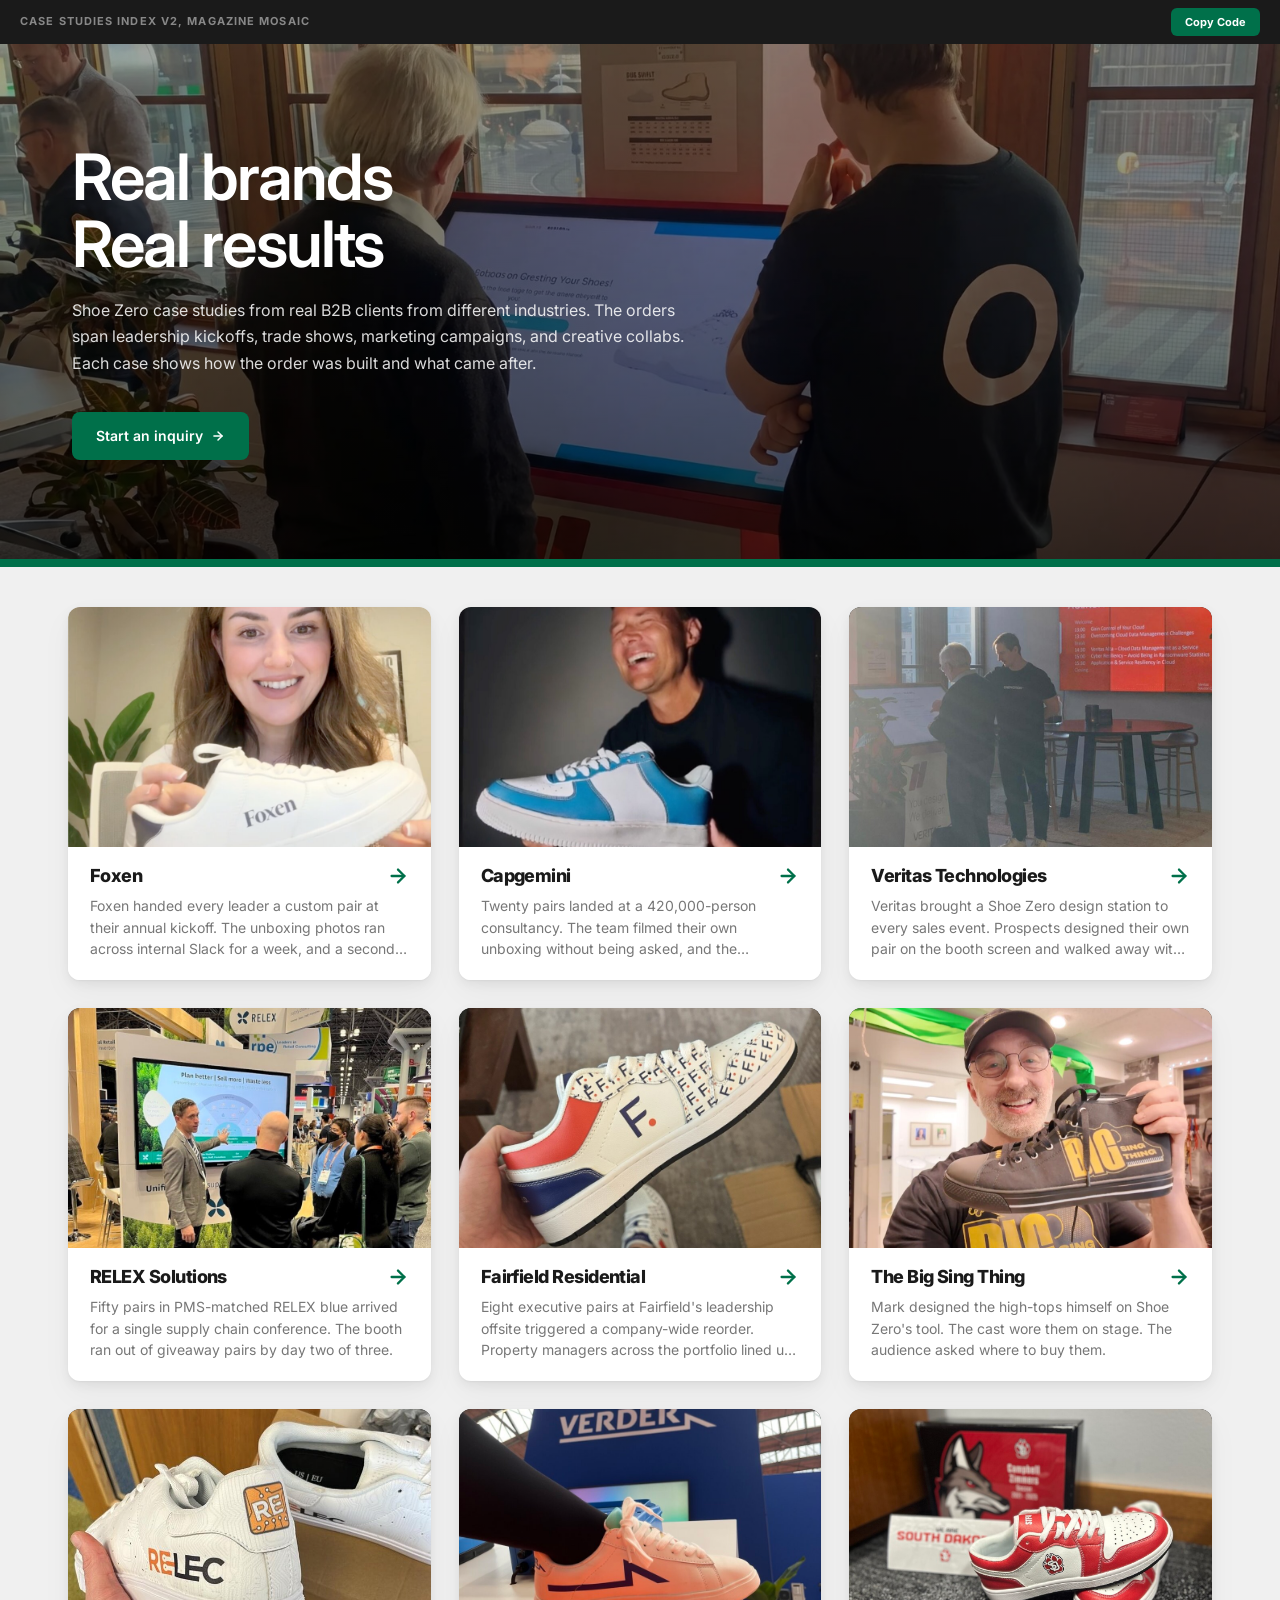
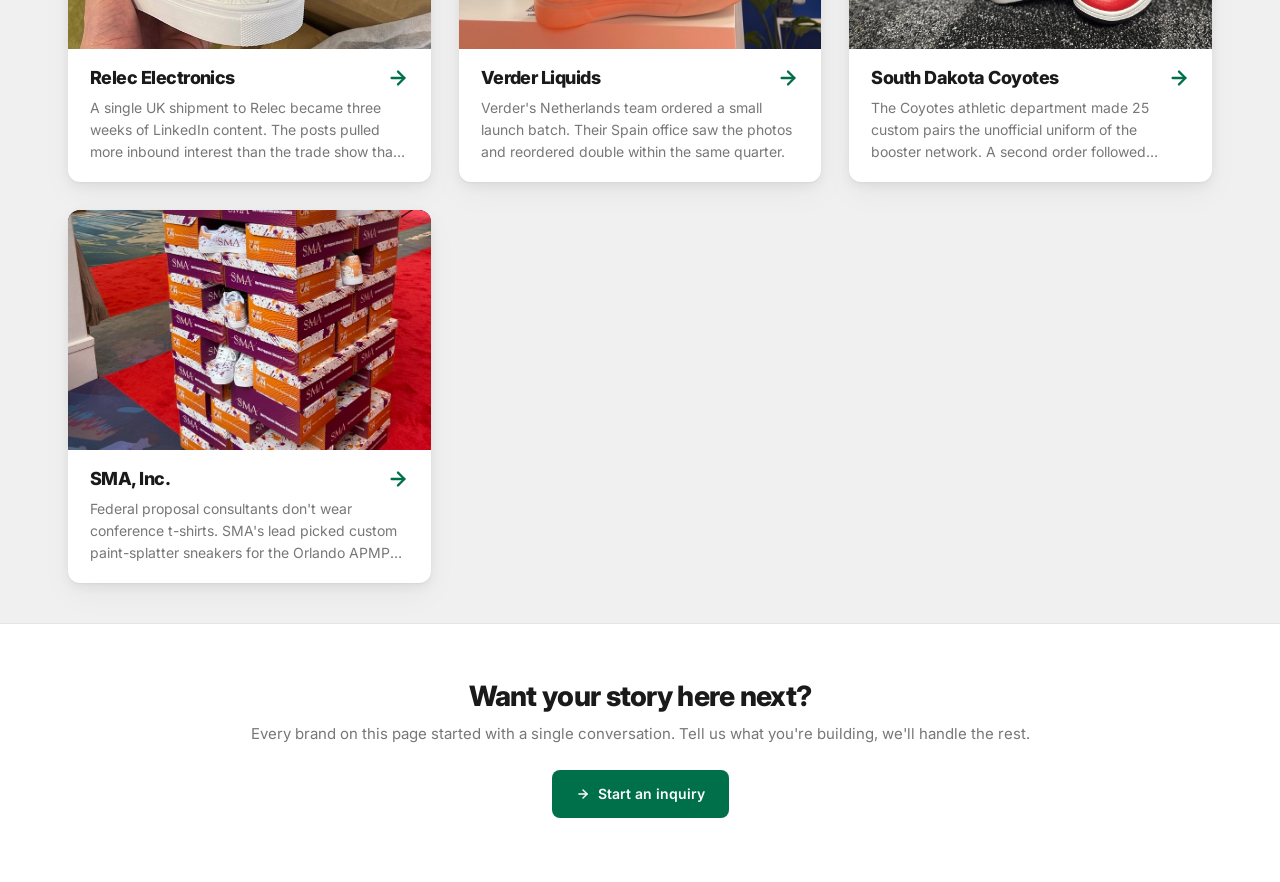
<file: case-studies/index.html>
<!DOCTYPE html>
<html lang="en">
<head>
 <meta charset="UTF-8">
 <meta name="viewport" content="width=device-width, initial-scale=1.0">
 <title>Case Studies | Real B2B Brand Stories | Shoe Zero</title>
  <meta name="description" content="Real B2B case studies from Shoe Zero. Leadership offsites, trade shows, marketing campaigns, and creative collabs that turned into custom shoe orders.">
 <link rel="preconnect" href="https://fonts.googleapis.com">
 <link href="https://fonts.googleapis.com/css2?family=Inter:ital,wght@0,300;0,400;0,500;0,600;0,700;0,800;0,900&display=swap" rel="stylesheet">
 <link rel="stylesheet" href="tokens.css">
 <style>
 /* ================================================================
 TOOLBAR
 ================================================================ */
 .toolbar {
 position: fixed; top: 0; left: 0; right: 0; height: 44px;
 background: var(--sz-black); display: flex; align-items: center;
 justify-content: space-between; padding: 0 20px; z-index: 9000;
 font-family: 'Inter', sans-serif;
 }
 .toolbar__label {
 font-size: 11px; font-weight: 700; color: #888;
 letter-spacing: 0.1em; text-transform: uppercase;
 }
 .toolbar__copy-btn {
 padding: 7px 14px; font-size: 11px; font-weight: 700;
 font-family: 'Inter', sans-serif; background: var(--sz-accent);
 color: #fff; border: none; border-radius: 6px; cursor: pointer;
 transition: background 200ms var(--sz-ease);
 }
 .toolbar__copy-btn:hover { background: var(--sz-accent-hover); }
 .toolbar__toast {
 position: fixed; bottom: 80px; right: 24px;
 background: var(--sz-black); color: #fff;
 padding: 10px 18px; border-radius: 8px;
 font-size: 13px; font-weight: 500;
 opacity: 0; transform: translateY(8px);
 transition: opacity 250ms ease, transform 250ms ease;
 pointer-events: none; z-index: 9001;
 }
 .toolbar__toast.is-visible { opacity: 1; transform: translateY(0); }

 /* ================================================================
 BASE RESET
 ================================================================ */
 *, *::before, *::after { box-sizing: border-box; margin: 0; padding: 0; }
 body {
 font-family: 'Inter', -apple-system, BlinkMacSystemFont, sans-serif;
 color: var(--sz-text); background: var(--sz-white);
 line-height: 1.6; -webkit-font-smoothing: antialiased;
 padding-top: 44px;
 }
 img { max-width: 100%; display: block; }
 a { color: inherit; text-decoration: none; }
 button { font-family: inherit; cursor: pointer; }
 p, li, span, div { font-style: normal; }

 /* ================================================================
 LAYOUT UTILS
 ================================================================ */
 .c { max-width: 1240px; margin: 0 auto; padding: 0 48px; }
 .c--wide { max-width: 1360px; margin: 0 auto; padding: 0 48px; }

 /* ================================================================
 SCROLL REVEAL
 ================================================================ */
 [data-reveal] {
 opacity: 0; transform: translateY(20px);
 transition: opacity 600ms var(--sz-ease), transform 600ms var(--sz-ease);
 }
 [data-reveal].is-visible { opacity: 1; transform: none; }

 /* ================================================================
 SITE NAV
 ================================================================ */
 .nav {
 position: sticky; top: 44px; z-index: 800;
 background: var(--sz-bg-warm); border-bottom: 1px solid var(--sz-border);
 }
 .nav__inner {
 display: flex; align-items: center; justify-content: space-between;
 height: 60px; max-width: 1240px; margin: 0 auto; padding: 0 48px;
 }
 .nav__logo {
 font-size: 18px; font-weight: 800; letter-spacing: -0.03em; color: var(--sz-black);
 }
 .nav__logo span { color: var(--sz-accent); }
 .nav__links { display: flex; gap: 32px; }
 .nav__links a {
 font-size: 14px; font-weight: 500; color: var(--sz-muted);
 transition: color 180ms ease;
 }
 .nav__links a:hover { color: var(--sz-text); }
 .nav__cta {
 padding: 9px 20px; font-size: 13px; font-weight: 600;
 background: var(--sz-accent); color: #fff;
 border-radius: var(--sz-radius-btn); border: none; cursor: pointer;
 transition: background 180ms ease;
 }
 .nav__cta:hover { background: var(--sz-accent-hover); }

 /* ================================================================
 S1: HERO, Overlay editorial — full-bg photo + text on dark gradient
 ================================================================ */
 .hero {
 position: relative; overflow: hidden;
 min-height: 515px;
 display: flex; align-items: center;
 background: var(--sz-black);
 }
 .hero__bg { position: absolute; inset: 0; z-index: 0; }
 .hero__bg img {
 width: 100%; height: 100%; object-fit: cover; object-position: center 32%;
 display: block;
 }
 .hero__bg::after {
 content:''; position: absolute; inset: 0;
 background: linear-gradient(180deg, rgba(0,0,0,0.35) 0%, rgba(0,0,0,0.5) 50%, rgba(0,0,0,0.7) 100%);
 }
 .hero__inner {
 position: relative; z-index: 2;
 max-width: 1200px; width: 100%;
 margin: 0 auto;
 padding: 97px 32px;
 text-align: left;
 display: flex; flex-direction: column; align-items: flex-start;
 }
 .hero__h1 {
 font-size: clamp(42px, 5vw, 68px);
 font-weight: 600;
 line-height: 1.05;
 letter-spacing: -0.03em;
 color: #fff;
 margin: 0 0 20px;
 }
 .hero__h1 span { display: block; }
 .hero__h1 span.is-accent { color: #fff; }
 .hero__sub {
 font-size: 16px; font-weight: 400; line-height: 1.65;
 color: rgba(255,255,255,0.85);
 max-width: 640px; margin: 0 0 36px;
 }
 .hero__actions { display: flex; align-items: center; justify-content: flex-start; }
 .btn--primary {
 display: inline-flex; align-items: center; gap: 8px;
 padding: 13px 24px; border-radius: var(--sz-radius-btn);
 background: var(--sz-accent); color: #fff;
 font-size: 14px; font-weight: 600;
 border: none; cursor: pointer; font-style: normal;
 transition: transform 200ms var(--sz-ease), box-shadow 200ms var(--sz-ease), background 200ms var(--sz-ease);
 }
 .btn--primary svg { width: 14px; height: 14px; }
 .btn--primary:hover { transform: translateY(-2px); box-shadow: var(--sz-shadow); background: var(--sz-accent-hover); }
 .btn--text {
 display: inline-flex; align-items: center; gap: 4px;
 font-size: 16px; font-weight: 500; color: var(--sz-black);
 text-decoration: underline; text-underline-offset: 4px;
 background: none; border: none; cursor: pointer; font-style: normal;
 transition: opacity 200ms ease;
 }
 .btn--text:hover { opacity: 0.7; }

 /* ================================================================
 S2: INDUSTRY FILTER ROW, White bg, typographic tabs
 ================================================================ */
 .filter-row {
 background: var(--sz-white);
 border-bottom: 1px solid var(--sz-border);
 padding: 0;
 position: sticky;
 top: 44px;
 z-index: 700;
 }
 .filter-row__inner {
 max-width: 1240px;
 margin: 0 auto;
 padding: 0 48px;
 display: flex;
 align-items: center;
 gap: 0;
 overflow-x: auto;
 scrollbar-width: none;
 }
 .filter-row__inner::-webkit-scrollbar { display: none; }
 .filter-tab {
 flex-shrink: 0;
 padding: 18px 24px;
 font-size: 13px;
 font-weight: 600;
 color: var(--sz-muted);
 letter-spacing: 0.02em;
 cursor: pointer;
 border-bottom: 2px solid transparent;
 transition: color 150ms ease, border-color 150ms ease;
 background: none; border-top: none; border-left: none; border-right: none;
 position: relative;
 white-space: nowrap;
 }
 .filter-tab::after {
 content: '·';
 position: absolute;
 right: 0;
 color: var(--sz-border);
 font-size: 16px;
 }
 .filter-tab:last-child::after { display: none; }
 .filter-tab:hover { color: var(--sz-text); }
 .filter-tab.active {
 color: var(--sz-accent);
 border-bottom-color: var(--sz-accent);
 }
 .filter-count {
 display: inline-flex;
 align-items: center;
 justify-content: center;
 width: 18px; height: 18px;
 font-size: 10px; font-weight: 700;
 background: var(--sz-accent-light);
 color: var(--sz-accent);
 border-radius: 50%;
 margin-left: 6px;
 }

 /* ================================================================
 S2: LOGO WALL — trust bar between hero and mosaic
 ================================================================ */
 .logo-wall {
 background: var(--sz-bg-warm);
 padding: 28px 56px;
 }
 .logo-wall__inner {
 max-width: 1280px; margin: 0 auto;
 display: flex; align-items: center; gap: 28px;
 }
 .logo-wall__label {
 font-size: 11px; font-weight: 700; letter-spacing: 0.14em;
 text-transform: uppercase; color: var(--sz-muted);
 white-space: nowrap; line-height: 1;
 display: flex; align-items: center;
 }
 .logo-wall__divider {
 width: 1px; height: 32px; background: rgba(0,0,0,0.18);
 flex-shrink: 0;
 }
 .logo-wall__row {
 display: flex; align-items: center; gap: 32px;
 flex: 1; justify-content: space-around; flex-wrap: nowrap; overflow: hidden;
 }
 .logo-wall__logo {
 height: 32px; max-width: 120px; width: auto; object-fit: contain;
 filter: grayscale(100%) brightness(0.4); opacity: 0.7;
 transition: opacity 200ms var(--sz-ease), filter 200ms var(--sz-ease);
 }
 .logo-wall__logo:hover { filter: grayscale(0%); opacity: 1; }

 /* ================================================================
 S3: MOSAIC GRID, Cool bg, mixed card sizes
 ================================================================ */
 .mosaic-section {
 background: var(--sz-bg-cool);
 padding: 40px 0 40px;
 border-top: 8px solid var(--sz-accent);
 }
 .mosaic-header {
 max-width: 1240px;
 margin: 0 auto;
 padding: 0 48px;
 margin-bottom: 40px;
 text-align: center;
 }
 .mosaic-header__h2 {
 font-size: clamp(28px, 3.4vw, 40px);
 font-weight: 800;
 letter-spacing: -0.03em;
 line-height: 1.1;
 color: var(--sz-black);
 margin-bottom: 12px;
 }
 .mosaic-header__sub {
 font-size: 17px;
 line-height: 1.55;
 color: var(--sz-muted);
 max-width: 600px;
 margin: 0 auto;
 }

 /* THE MOSAIC GRID */
 .mosaic {
 max-width: 1240px;
 margin: 0 auto;
 padding: 0 48px;
 display: grid;
 grid-template-columns: repeat(3, 1fr);
 grid-auto-rows: auto;
 gap: 28px;
 }
 /* Uniform mode: force all variants to look like std */
 .mosaic .cs-card--featured,
 .mosaic .cs-card--tall,
 .mosaic .cs-card--wide,
 .mosaic .cs-card--mid,
 .mosaic .cs-card--mid-wide,
 .mosaic .cs-card--narrow,
 .mosaic .cs-card--std {
 grid-column: span 1;
 grid-row: auto;
 }
 .mosaic .cs-card--featured .cs-card__img,
 .mosaic .cs-card--tall .cs-card__img {
 position: relative;
 aspect-ratio: auto;
 height: 240px;
 flex: 0 0 auto;
 }
 .mosaic .cs-card--featured .cs-card__img img,
 .mosaic .cs-card--tall .cs-card__img img {
 object-position: center 38%;
 }
 .mosaic .cs-card--featured .cs-card__img::after,
 .mosaic .cs-card--tall .cs-card__img::after { display: none; }
 .mosaic .cs-card--featured .cs-card__body,
 .mosaic .cs-card--tall .cs-card__body {
 position: relative;
 inset: auto;
 padding: 18px 22px 20px;
 background: var(--sz-white);
 color: var(--sz-black);
 z-index: auto;
 }
 .mosaic .cs-card--featured .cs-card__industry,
 .mosaic .cs-card--tall .cs-card__industry { color: var(--sz-accent); }
 .mosaic .cs-card--featured .cs-card__name,
 .mosaic .cs-card--tall .cs-card__name { font-size: 18px; color: var(--sz-black); }
 .mosaic .cs-card--featured .cs-card__tagline,
 .mosaic .cs-card--tall .cs-card__tagline { font-size: 14px; color: var(--sz-muted); line-height: 1.55; }
 .mosaic .cs-card--featured .cs-card__arrow,
 .mosaic .cs-card--tall .cs-card__arrow { color: var(--sz-accent); }
 .mosaic .cs-card__tagline {
 display: -webkit-box;
 -webkit-line-clamp: 3;
 -webkit-box-orient: vertical;
 overflow: hidden;
 }

 /* Card base */
 .cs-card {
 background: var(--sz-white);
 border-radius: var(--sz-radius-card);
 box-shadow: var(--sz-shadow);
 overflow: hidden;
 position: relative;
 display: flex;
 flex-direction: column;
 cursor: pointer;
 transition: transform 220ms var(--sz-ease), box-shadow 220ms var(--sz-ease);
 }
 .cs-card:hover {
 transform: translateY(-2px);
 box-shadow: var(--sz-shadow-hover);
 }

 /* --- SIZE VARIANTS ---
 First two cards = highlight (span 3 of 6 = side-by-side larger feature row)
 All others = uniform 3-up (span 2 of 6 = 3 per row, identical card shape) */
 .cs-card--featured,
 .cs-card--tall {
 grid-column: span 3;
 }
 .cs-card--std {
 grid-column: span 2;
 }

 /* Featured/tall cards: taller photographic aspect, anchored to bottom */
 .cs-card--featured .cs-card__img,
 .cs-card--tall .cs-card__img {
 flex: 0 0 auto;
 aspect-ratio: 4 / 3;
 overflow: hidden;
 position: relative;
 }
 .cs-card--featured .cs-card__img img,
 .cs-card--tall .cs-card__img img {
 width: 100%; height: 100%;
 object-fit: cover; object-position: center bottom;
 display: block;
 transition: transform 400ms var(--sz-ease);
 }
 .cs-card--featured:hover .cs-card__img img,
 .cs-card--tall:hover .cs-card__img img { transform: scale(1.03); }

 /* Standard cards: real photo, cover crop at fixed height */
 .cs-card--std .cs-card__img {
 flex: 0 0 auto;
 height: 240px;
 background: var(--sz-black);
 overflow: hidden;
 position: relative;
 }
 .cs-card--std .cs-card__img img {
 width: 100%;
 height: 100%;
 object-fit: cover;
 object-position: center 70%;
 display: block;
 transition: transform 600ms var(--sz-ease);
 }
 .cs-card--std:hover .cs-card__img img { transform: scale(1.04); }

 /* Card overlay for featured/tall, gradient at bottom */
 .cs-card--featured .cs-card__img::after,
 .cs-card--tall .cs-card__img::after {
 content: '';
 position: absolute;
 inset: 0;
 background: linear-gradient(to top, rgba(26,26,26,0.72) 0%, transparent 55%);
 }
 /* On featured, body text overlays the image */
 .cs-card--featured .cs-card__body,
 .cs-card--tall .cs-card__body {
 position: absolute;
 bottom: 0; left: 0; right: 0;
 padding: 28px 32px;
 color: #fff;
 }

 /* Card body */
 .cs-card__body {
 padding: 18px 22px 20px;
 }
 .cs-card--std .cs-card__body {
 flex: 1 1 auto;
 display: flex;
 flex-direction: column;
 }

 .cs-card__industry {
 font-size: 10px; font-weight: 700; letter-spacing: 0.12em;
 text-transform: uppercase;
 color: var(--sz-accent);
 margin-bottom: 6px;
 display: flex; align-items: center; gap: 8px;
 }
 .cs-card--featured .cs-card__industry,
 .cs-card--tall .cs-card__industry {
 color: rgba(255,255,255,0.7);
 }
 /* Title row: name left, simple green arrow right */
 .cs-card__name {
 font-size: 18px; font-weight: 800; letter-spacing: -0.03em;
 color: var(--sz-black); line-height: 1.2; margin-bottom: 8px;
 display: flex; align-items: center; justify-content: space-between; gap: 12px;
 }
 .cs-card--featured .cs-card__name { font-size: 28px; color: #fff; }
 .cs-card--tall .cs-card__name { font-size: 22px; color: #fff; }

 .cs-card__arrow {
 flex-shrink: 0;
 color: var(--sz-accent);
 transition: transform 200ms var(--sz-ease);
 display: inline-flex; align-items: center;
 }
 .cs-card--featured .cs-card__arrow,
 .cs-card--tall .cs-card__arrow { color: #fff; }
 .cs-card:hover .cs-card__arrow { transform: translateX(4px); }

 .cs-card__tagline {
 font-size: 14px; font-weight: 400; color: var(--sz-muted);
 line-height: 1.55; margin-bottom: 0;
 }
 .cs-card--featured .cs-card__tagline { font-size: 15px; color: rgba(255,255,255,0.85); line-height: 1.5; }
 .cs-card--tall .cs-card__tagline { font-size: 14px; color: rgba(255,255,255,0.8); line-height: 1.5; }
 /* For overlay cards, meta row needs relative z-index above overlay */
 .cs-card--featured .cs-card__body { z-index: 2; }
 .cs-card--tall .cs-card__body { z-index: 2; }


 /* ================================================================
 S4: BY THE NUMBERS, Warm cream, editorial paragraph
 ================================================================ */
 .numbers-section {
 background: var(--sz-bg-warm);
 padding: 96px 0;
 }
 .numbers-inner {
 max-width: 1240px;
 margin: 0 auto;
 padding: 0 48px;
 display: grid;
 grid-template-columns: 1fr 380px;
 gap: 80px;
 align-items: start;
 }
 .numbers__text {}
 .numbers__rule {
 width: 40px; height: 3px; background: var(--sz-accent);
 margin-bottom: 28px;
 }
 .numbers__h2 {
 font-size: 40px; font-weight: 800; letter-spacing: -0.03em;
 color: var(--sz-black); line-height: 1.1; margin-bottom: 28px;
 }
 .numbers__prose {
 font-size: 18px; font-weight: 400; color: var(--sz-text);
 line-height: 1.8; max-width: 580px;
 }
 .numbers__prose strong {
 font-weight: 700; color: var(--sz-accent); font-style: normal;
 }

 /* Logo wall */
 .logo-wall {}
 .logo-wall__label {
 font-size: 11px; font-weight: 700; letter-spacing: 0.1em;
 text-transform: uppercase; color: var(--sz-muted); margin-bottom: 20px;
 }
 .logo-wall__grid {
 display: grid;
 grid-template-columns: repeat(3, 1fr);
 gap: 12px;
 }
 .logo-tile {
 background: var(--sz-white);
 border-radius: 10px;
 border: 1px solid var(--sz-border);
 padding: 16px 12px;
 display: flex;
 align-items: center;
 justify-content: center;
 min-height: 60px;
 }
 .logo-tile__name {
 font-size: 12px; font-weight: 700; letter-spacing: -0.01em;
 color: var(--sz-text); text-align: center;
 }

 /* ================================================================
 S5: INQUIRY CTA, White bg
 ================================================================ */
 .cta-section {
 background: var(--sz-white);
 padding: 56px 0 64px;
 border-top: 1px solid var(--sz-border);
 }
 .cta-inner {
 max-width: 920px;
 margin: 0 auto;
 padding: 0 48px;
 text-align: center;
 }
 .cta__icon {
 width: 40px; height: 40px;
 background: var(--sz-accent-light);
 border-radius: 12px;
 display: flex; align-items: center; justify-content: center;
 margin: 0 auto 18px;
 color: var(--sz-accent);
 }
 .cta__icon svg { width: 18px; height: 18px; }
 .cta__h2 {
 font-size: 28px; font-weight: 800; letter-spacing: -0.025em;
 color: var(--sz-black); line-height: 1.15; margin-bottom: 10px;
 }
 .cta__sub {
 font-size: 15px; font-weight: 400; color: var(--sz-muted);
 line-height: 1.55; margin-bottom: 24px;
 }
 .cta__actions {
 display: flex; align-items: center; justify-content: center; gap: 14px; flex-wrap: wrap;
 }

 /* ================================================================
 FOOTER STRIP
 ================================================================ */
 .footer-strip {
 background: var(--sz-black);
 padding: 28px 48px;
 display: flex; align-items: center; justify-content: space-between;
 max-width: 100%;
 }
 .footer-strip__logo {
 font-size: 16px; font-weight: 800; letter-spacing: -0.03em; color: #fff;
 }
 .footer-strip__logo span { color: var(--sz-accent); }
 .footer-strip__copy {
 font-size: 13px; color: rgba(255,255,255,0.4);
 }

 /* ================================================================
 MOBILE RESPONSIVE
 ================================================================ */
 @media (max-width: 768px) {
 .c, .c--wide { padding: 0 20px; }

 .nav__links { display: none; }
 .nav__inner { padding: 0 20px; }

 /* Hero */
 .hero { min-height: 480px; }
 .hero__inner { padding: 56px 20px; gap: 20px; }
 .hero__h1 { font-size: 38px; line-height: 1; }
 .hero__sub { font-size: 15px; }

 /* Filter */
 .filter-row { top: 60px; }
 .filter-row__inner { padding: 0 20px; gap: 0; }
 .filter-tab { padding: 14px 16px; font-size: 12px; }

 /* Logo wall */
 .logo-wall { padding: 18px 20px; }
 .logo-wall__inner { flex-direction: column; align-items: flex-start; gap: 12px; }
 .logo-wall__row { gap: 24px; justify-content: flex-start; overflow-x: auto; width: 100%; padding-bottom: 4px; }
 .logo-wall__logo { height: 24px; flex-shrink: 0; }

 /* Mosaic */
 .mosaic-section { padding: 0 0 64px; }
 .mosaic-header { padding: 0 20px; margin-bottom: 28px; }
 .mosaic-header__h2 { font-size: 26px; }
 .mosaic-header__sub { font-size: 15px; }
 .mosaic {
 grid-template-columns: 1fr;
 grid-auto-rows: auto;
 padding: 0 20px;
 gap: 12px;
 }
 /* All cards collapse to single column */
 .cs-card--featured,
 .cs-card--tall,
 .cs-card--wide,
 .cs-card--std,
 .cs-card--narrow,
 .cs-card--mid,
 .cs-card--mid-wide {
 grid-column: 1 / -1;
 grid-row: auto;
 }
 /* Restore flat layout for all on mobile */
 .cs-card--featured .cs-card__img,
 .cs-card--tall .cs-card__img {
 height: 220px; flex: none; position: relative;
 }
 .cs-card--featured .cs-card__body,
 .cs-card--tall .cs-card__body {
 position: static;
 color: var(--sz-text);
 padding: 18px 20px 20px;
 }
 .cs-card--featured .cs-card__name,
 .cs-card--tall .cs-card__name { color: var(--sz-black); font-size: 20px; }
 .cs-card--featured .cs-card__tagline,
 .cs-card--tall .cs-card__tagline { color: var(--sz-muted); }
 .cs-card--featured .cs-card__pairs,
 .cs-card--tall .cs-card__pairs { color: var(--sz-accent); }
 .cs-card--featured .cs-card__industry,
 .cs-card--tall .cs-card__industry { color: var(--sz-accent); }
 .cs-card--featured .cs-card__img::after,
 .cs-card--tall .cs-card__img::after { display: none; }

 /* Flat card images on mobile */
 .cs-card--wide .cs-card__img,
 .cs-card--std .cs-card__img,
 .cs-card--narrow .cs-card__img,
 .cs-card--mid .cs-card__img,
 .cs-card--mid-wide .cs-card__img { height: 180px; }

 /* Numbers */
 .numbers-section { padding: 64px 0; }
 .numbers-inner { grid-template-columns: 1fr; gap: 48px; padding: 0 20px; }
 .numbers__h2 { font-size: 28px; }
 .numbers__prose { font-size: 16px; }
 .logo-wall__grid { grid-template-columns: repeat(2, 1fr); }

 /* CTA */
 .cta-section { padding: 64px 0 80px; }
 .cta-inner { padding: 0 20px; }
 .cta__h2 { font-size: 28px; }
 .cta__sub { font-size: 15px; }
 .cta__actions { flex-direction: column; align-items: stretch; }
 .cta__actions .btn { justify-content: center; }

 .footer-strip { flex-direction: column; gap: 12px; padding: 24px 20px; text-align: center; }
 }
 
 .cs-card__link { display: block; height: 100%; color: inherit; text-decoration: none; }
 .cs-card__link:hover { text-decoration: none; }
</style>
</head>
<body>

 <!-- TOOLBAR -->
 <div class="toolbar" id="toolbar">
 <span class="toolbar__label">Case Studies INDEX V2, Magazine Mosaic</span>
 <button class="toolbar__copy-btn" onclick="copyCode()">Copy Code</button>
 </div>
 <div class="toolbar__toast" id="toast">Code copied to clipboard</div>

 <!-- ================================================================
 S1: HERO, Warm cream, asymmetric
 ================================================================ -->
 <section class="hero">
 <div class="hero__bg">
 <img src="images/hero-bg/cs-index-hero.jpg" alt="veritas kiosk customer interaction at sales event">
 </div>
 <div class="hero__inner">
 <h1 class="hero__h1">
 <span>Real brands</span>
 <span>Real results</span>
 </h1>
 <p class="hero__sub">Shoe Zero case studies from real B2B clients from different industries. The orders span leadership kickoffs, trade shows, marketing campaigns, and creative collabs. Each case shows how the order was built and what came after.</p>
 <div class="hero__actions">
 <a class="btn--primary" href="/pages/business-inquiry">
 Start an inquiry
 <svg width="16" height="16" viewBox="0 0 24 24" fill="none" stroke="currentColor" stroke-width="2.5" stroke-linecap="round" stroke-linejoin="round"><path d="M5 12h14"/><path d="m12 5 7 7-7 7"/></svg>
 </a>
 </div>
 </div>
 </section>


 <!-- ================================================================
 S3: MOSAIC GRID, Cool bg, 11 brands, mixed sizes
 ================================================================ -->
 <section class="mosaic-section">
 <!-- MOSAIC LAYOUT:
 Row 1–2: CHP (8col × 2row featured) + ABB (4col × 2row tall)
 Row 3: BuzzBallz (6col wide) + AAC 360 (6col wide)
 Row 4: Bitchin Sauce (4col std) + Alta Sneakers (5col mid) + Alaska (3col narrow)
 Row 5: Admiral (7col mid-wide) + Cliffco (5col mid)
 Row 6: A+ Garage Doors (4col std) + Wednesday Foods (4col std) + Verder (4col std)
 -->
 <div class="mosaic" id="mosaic">


 <article class="cs-card cs-card--featured" data-category="b2b" data-reveal>
 <a class="cs-card__link" href="detail/foxen.html" aria-label="Foxen case study">
 <div class="cs-card__img">
 <img src="images/card-photos/cs-card-foxen.jpg" alt="woman holding foxen branded sneaker" loading="lazy">
 </div>
 <div class="cs-card__body">
 <h2 class="cs-card__name"><span>Foxen</span><span class="cs-card__arrow"><svg width="22" height="22" viewBox="0 0 24 24" fill="none" stroke="currentColor" stroke-width="2.5" stroke-linecap="round" stroke-linejoin="round"><path d="M5 12h14"/><path d="m12 5 7 7-7 7"/></svg></span></h2>
 <p class="cs-card__tagline">Foxen handed every leader a custom pair at their annual kickoff. The unboxing photos ran across internal Slack for a week, and a second batch shipped before the next quarter.</p>
 </div>
 </a>
 </article>

 <article class="cs-card cs-card--tall" data-category="b2b" data-reveal>
 <a class="cs-card__link" href="detail/capgemini.html" aria-label="Capgemini case study">
 <div class="cs-card__img">
 <img src="images/card-photos/cs-card-capgemini.jpg" alt="man laughing with capgemini blue sneaker" loading="lazy">
 </div>
 <div class="cs-card__body">
 <h2 class="cs-card__name"><span>Capgemini</span><span class="cs-card__arrow"><svg width="22" height="22" viewBox="0 0 24 24" fill="none" stroke="currentColor" stroke-width="2.5" stroke-linecap="round" stroke-linejoin="round"><path d="M5 12h14"/><path d="m12 5 7 7-7 7"/></svg></span></h2>
 <p class="cs-card__tagline">Twenty pairs landed at a 420,000-person consultancy. The team filmed their own unboxing without being asked, and the company opened an internal employee discount.</p>
 </div>
 </a>
 </article>

 <article class="cs-card cs-card--std" data-category="b2b" data-reveal>
 <a class="cs-card__link" href="detail/veritas-technologies.html" aria-label="Veritas Technologies case study">
 <div class="cs-card__img">
 <img src="images/card-photos/cs-card-veritas-technologies.jpg" alt="veritas kiosk at sales event with attendees" loading="lazy">
 </div>
 <div class="cs-card__body">
 <h2 class="cs-card__name"><span>Veritas Technologies</span><span class="cs-card__arrow"><svg width="22" height="22" viewBox="0 0 24 24" fill="none" stroke="currentColor" stroke-width="2.5" stroke-linecap="round" stroke-linejoin="round"><path d="M5 12h14"/><path d="m12 5 7 7-7 7"/></svg></span></h2>
 <p class="cs-card__tagline">Veritas brought a Shoe Zero design station to every sales event. Prospects designed their own pair on the booth screen and walked away with branded sneakers.</p>
 </div>
 </a>
 </article>

 <article class="cs-card cs-card--std" data-category="b2b" data-reveal>
 <a class="cs-card__link" href="detail/relex-solutions.html" aria-label="RELEX Solutions case study">
 <div class="cs-card__img">
 <img src="images/card-photos/cs-card-relex-solutions.jpg" alt="relex blue branded sneakers at sales conference" loading="lazy">
 </div>
 <div class="cs-card__body">
 <h2 class="cs-card__name"><span>RELEX Solutions</span><span class="cs-card__arrow"><svg width="22" height="22" viewBox="0 0 24 24" fill="none" stroke="currentColor" stroke-width="2.5" stroke-linecap="round" stroke-linejoin="round"><path d="M5 12h14"/><path d="m12 5 7 7-7 7"/></svg></span></h2>
 <p class="cs-card__tagline">Fifty pairs in PMS-matched RELEX blue arrived for a single supply chain conference. The booth ran out of giveaway pairs by day two of three.</p>
 </div>
 </a>
 </article>

 <article class="cs-card cs-card--std" data-category="b2b" data-reveal>
 <a class="cs-card__link" href="detail/fairfield-residential.html" aria-label="Fairfield Residential case study">
 <div class="cs-card__img">
 <img src="images/card-photos/cs-card-fairfield-residential.jpg" alt="fairfield branded shoe in hand outside on patio" loading="lazy">
 </div>
 <div class="cs-card__body">
 <h2 class="cs-card__name"><span>Fairfield Residential</span><span class="cs-card__arrow"><svg width="22" height="22" viewBox="0 0 24 24" fill="none" stroke="currentColor" stroke-width="2.5" stroke-linecap="round" stroke-linejoin="round"><path d="M5 12h14"/><path d="m12 5 7 7-7 7"/></svg></span></h2>
 <p class="cs-card__tagline">Eight executive pairs at Fairfield's leadership offsite triggered a company-wide reorder. Property managers across the portfolio lined up next.</p>
 </div>
 </a>
 </article>

 <article class="cs-card cs-card--std" data-category="b2b" data-reveal>
 <a class="cs-card__link" href="detail/big-sing-thing.html" aria-label="The Big Sing Thing case study">
 <div class="cs-card__img">
 <img src="images/card-photos/cs-card-big-sing-thing.jpg" alt="founder holding big sing thing custom shoe" loading="lazy">
 </div>
 <div class="cs-card__body">
 <h2 class="cs-card__name"><span>The Big Sing Thing</span><span class="cs-card__arrow"><svg width="22" height="22" viewBox="0 0 24 24" fill="none" stroke="currentColor" stroke-width="2.5" stroke-linecap="round" stroke-linejoin="round"><path d="M5 12h14"/><path d="m12 5 7 7-7 7"/></svg></span></h2>
 <p class="cs-card__tagline">Mark designed the high-tops himself on Shoe Zero's tool. The cast wore them on stage. The audience asked where to buy them.</p>
 </div>
 </a>
 </article>

 <article class="cs-card cs-card--std" data-category="b2b" data-reveal>
 <a class="cs-card__link" href="detail/relec-electronics.html" aria-label="Relec Electronics case study">
 <div class="cs-card__img">
 <img src="images/card-photos/cs-card-relec-electronics.jpg" alt="relec branded white sneaker held by hand" loading="lazy">
 </div>
 <div class="cs-card__body">
 <h2 class="cs-card__name"><span>Relec Electronics</span><span class="cs-card__arrow"><svg width="22" height="22" viewBox="0 0 24 24" fill="none" stroke="currentColor" stroke-width="2.5" stroke-linecap="round" stroke-linejoin="round"><path d="M5 12h14"/><path d="m12 5 7 7-7 7"/></svg></span></h2>
 <p class="cs-card__tagline">A single UK shipment to Relec became three weeks of LinkedIn content. The posts pulled more inbound interest than the trade show that prompted the order.</p>
 </div>
 </a>
 </article>

 <article class="cs-card cs-card--std" data-category="b2b" data-reveal>
 <a class="cs-card__link" href="detail/verder-liquids.html" aria-label="Verder Liquids case study">
 <div class="cs-card__img">
 <img src="images/card-photos/cs-card-verder-liquids.jpg" alt="pink verder shoe in front of trade show backdrop" loading="lazy">
 </div>
 <div class="cs-card__body">
 <h2 class="cs-card__name"><span>Verder Liquids</span><span class="cs-card__arrow"><svg width="22" height="22" viewBox="0 0 24 24" fill="none" stroke="currentColor" stroke-width="2.5" stroke-linecap="round" stroke-linejoin="round"><path d="M5 12h14"/><path d="m12 5 7 7-7 7"/></svg></span></h2>
 <p class="cs-card__tagline">Verder's Netherlands team ordered a small launch batch. Their Spain office saw the photos and reordered double within the same quarter.</p>
 </div>
 </a>
 </article>

 <article class="cs-card cs-card--std" data-category="b2b" data-reveal>
 <a class="cs-card__link" href="detail/university-of-south-dakota.html" aria-label="South Dakota Coyotes case study">
 <div class="cs-card__img">
 <img src="images/card-photos/cs-card-university-of-south-dakota.jpg" alt="south dakota coyotes red sneakers by shoebox" loading="lazy">
 </div>
 <div class="cs-card__body">
 <h2 class="cs-card__name"><span>South Dakota Coyotes</span><span class="cs-card__arrow"><svg width="22" height="22" viewBox="0 0 24 24" fill="none" stroke="currentColor" stroke-width="2.5" stroke-linecap="round" stroke-linejoin="round"><path d="M5 12h14"/><path d="m12 5 7 7-7 7"/></svg></span></h2>
 <p class="cs-card__tagline">The Coyotes athletic department made 25 custom pairs the unofficial uniform of the booster network. A second order followed before the season ended.</p>
 </div>
 </a>
 </article>

 <article class="cs-card cs-card--std" data-category="b2b" data-reveal>
 <a class="cs-card__link" href="detail/sma-inc.html" aria-label="SMA, Inc. case study">
 <div class="cs-card__img">
 <img src="images/card-photos/cs-card-sma-inc.jpg" alt="two pairs of sma paint splatter shoes on red carpet" loading="lazy">
 </div>
 <div class="cs-card__body">
 <h2 class="cs-card__name"><span>SMA, Inc.</span><span class="cs-card__arrow"><svg width="22" height="22" viewBox="0 0 24 24" fill="none" stroke="currentColor" stroke-width="2.5" stroke-linecap="round" stroke-linejoin="round"><path d="M5 12h14"/><path d="m12 5 7 7-7 7"/></svg></span></h2>
 <p class="cs-card__tagline">Federal proposal consultants don't wear conference t-shirts. SMA's lead picked custom paint-splatter sneakers for the Orlando APMP event and did not blend in.</p>
 </div>
 </a>
 </article>


 

 </div>
 </section>


 <!-- ================================================================
 S5: INQUIRY CTA, White bg
 ================================================================ -->
 <section class="cta-section">
 <div class="cta-inner" data-reveal>
 <h2 class="cta__h2">Want your story here next?</h2>
 <p class="cta__sub">
 Every brand on this page started with a single conversation. Tell us what you're building, we'll handle the rest.
 </p>
 <div class="cta__actions">
 <a href="/pages/business-inquiry" class="btn btn--primary">
 <svg width="16" height="16" viewBox="0 0 24 24" fill="none" stroke="currentColor" stroke-width="2.5" stroke-linecap="round" stroke-linejoin="round"><path d="M5 12h14"/><path d="m12 5 7 7-7 7"/></svg>
 Start an inquiry
 </a>
 </div>
 </div>
 </section>


 <!-- ================================================================
 JS: Scroll reveal + filter tabs + copy code
 ================================================================ -->
 <script>
 // Scroll reveal
 const revealEls = document.querySelectorAll('[data-reveal]');
 const observer = new IntersectionObserver((entries) => {
 entries.forEach(e => {
 if (e.isIntersecting) {
 e.target.classList.add('is-visible');
 observer.unobserve(e.target);
 }
 });
 }, { threshold: 0.08 });
 revealEls.forEach(el => observer.observe(el));

 // Filter tabs
 const tabs = document.querySelectorAll('.filter-tab');
 const cards = document.querySelectorAll('.cs-card');
 tabs.forEach(tab => {
 tab.addEventListener('click', () => {
 tabs.forEach(t => t.classList.remove('active'));
 tab.classList.add('active');
 const filter = tab.dataset.filter;
 cards.forEach(card => {
 if (filter === 'all' || card.dataset.category === filter) {
 card.style.display = '';
 } else {
 card.style.display = 'none';
 }
 });
 });
 });

 // Copy code
 function copyCode() {
 const clone = document.documentElement.cloneNode(true);
 // Remove toolbar from copied code
 const tb = clone.querySelector('#toolbar');
 const toast = clone.querySelector('#toast');
 if (tb) tb.remove();
 if (toast) toast.remove();
 const html = '<!DOCTYPE html>\n' + clone.outerHTML;
 navigator.clipboard.writeText(html).then(() => {
 const t = document.getElementById('toast');
 t.classList.add('is-visible');
 setTimeout(() => t.classList.remove('is-visible'), 2200);
 });
 }
 </script>

</body>
</html>
</file>
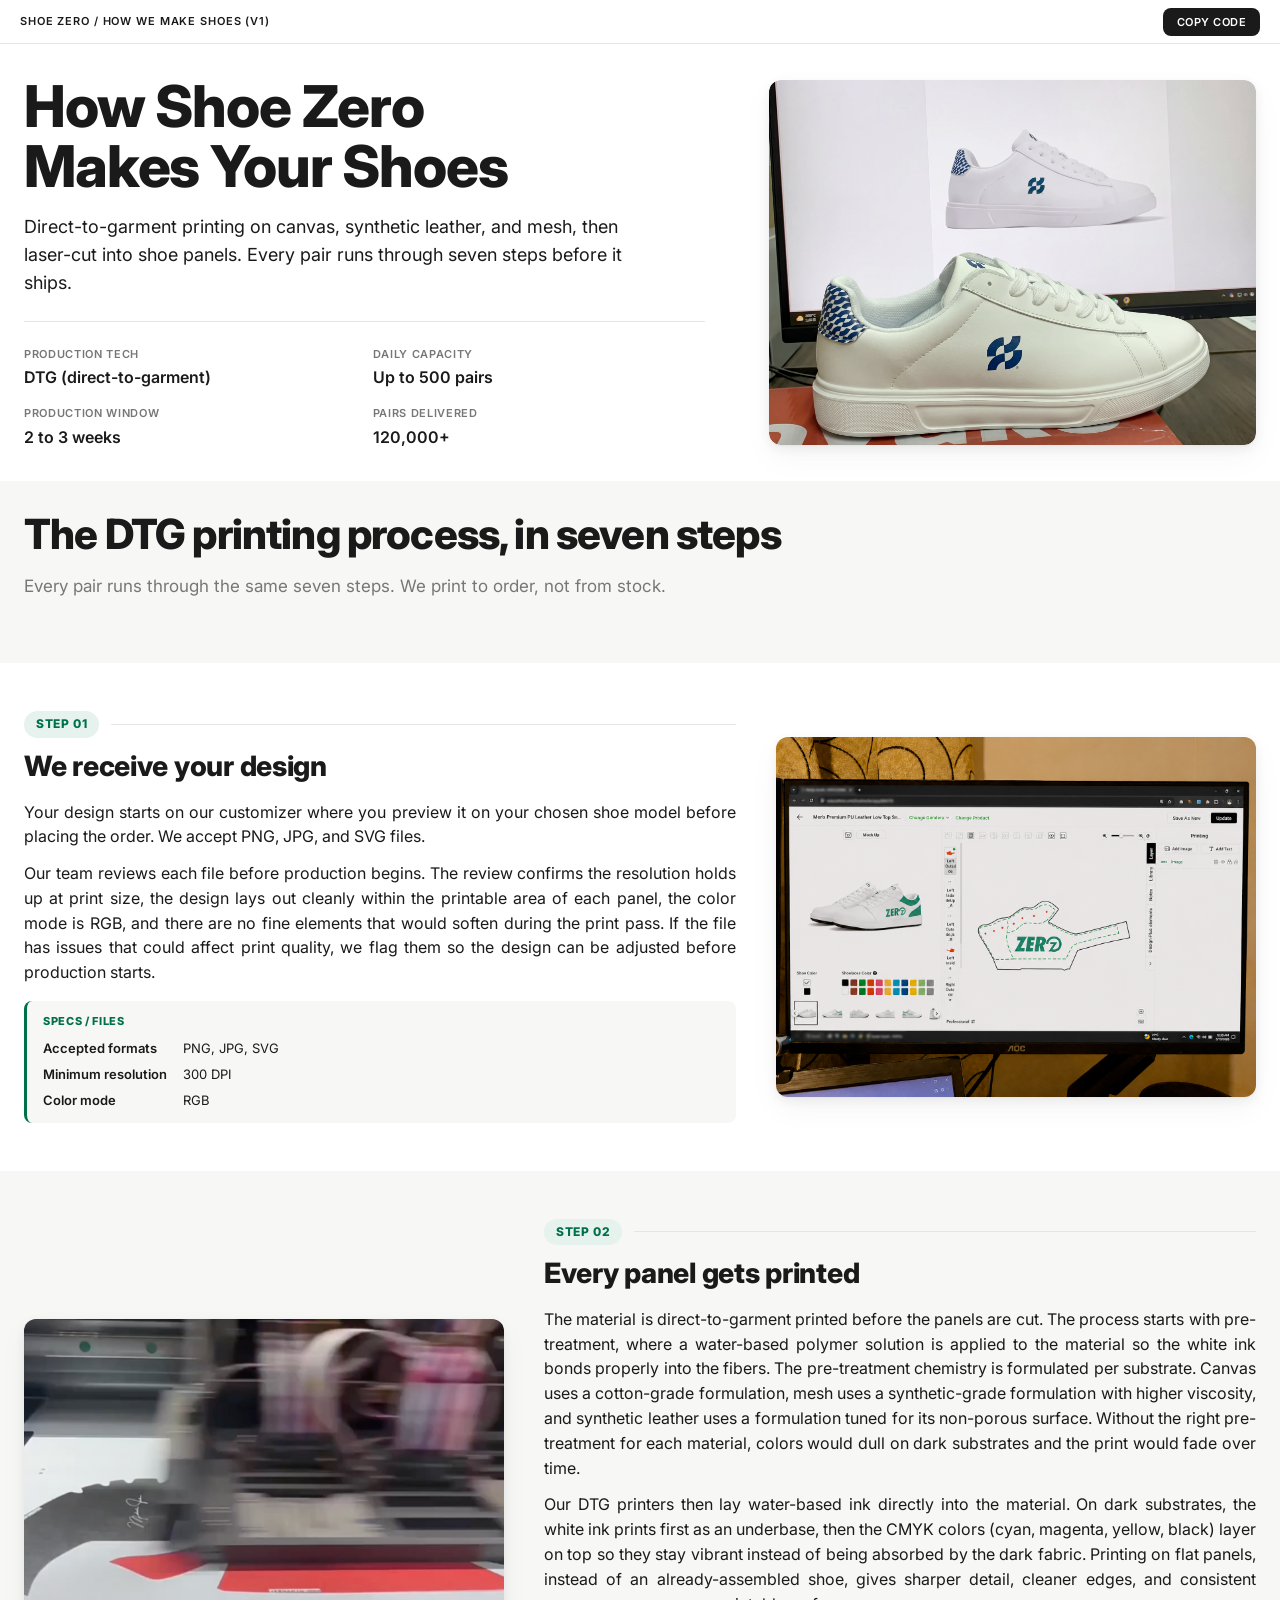
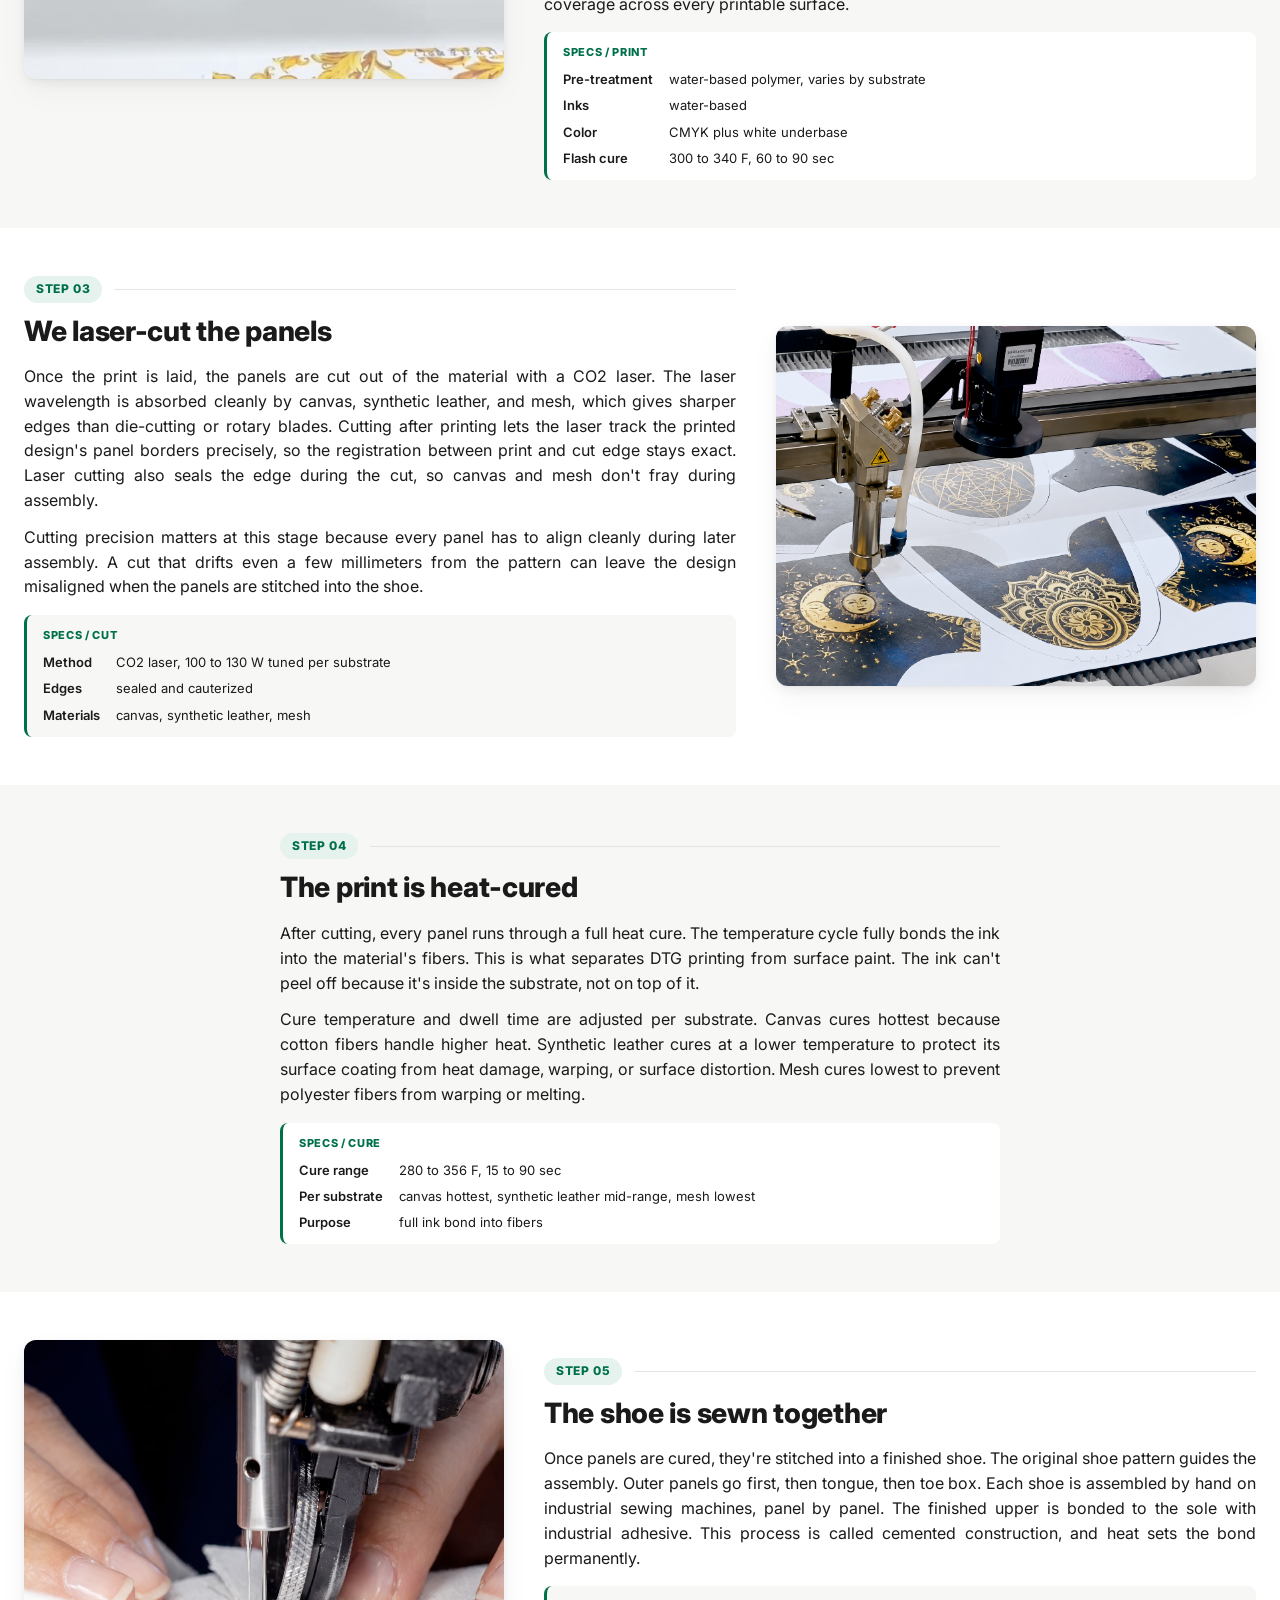
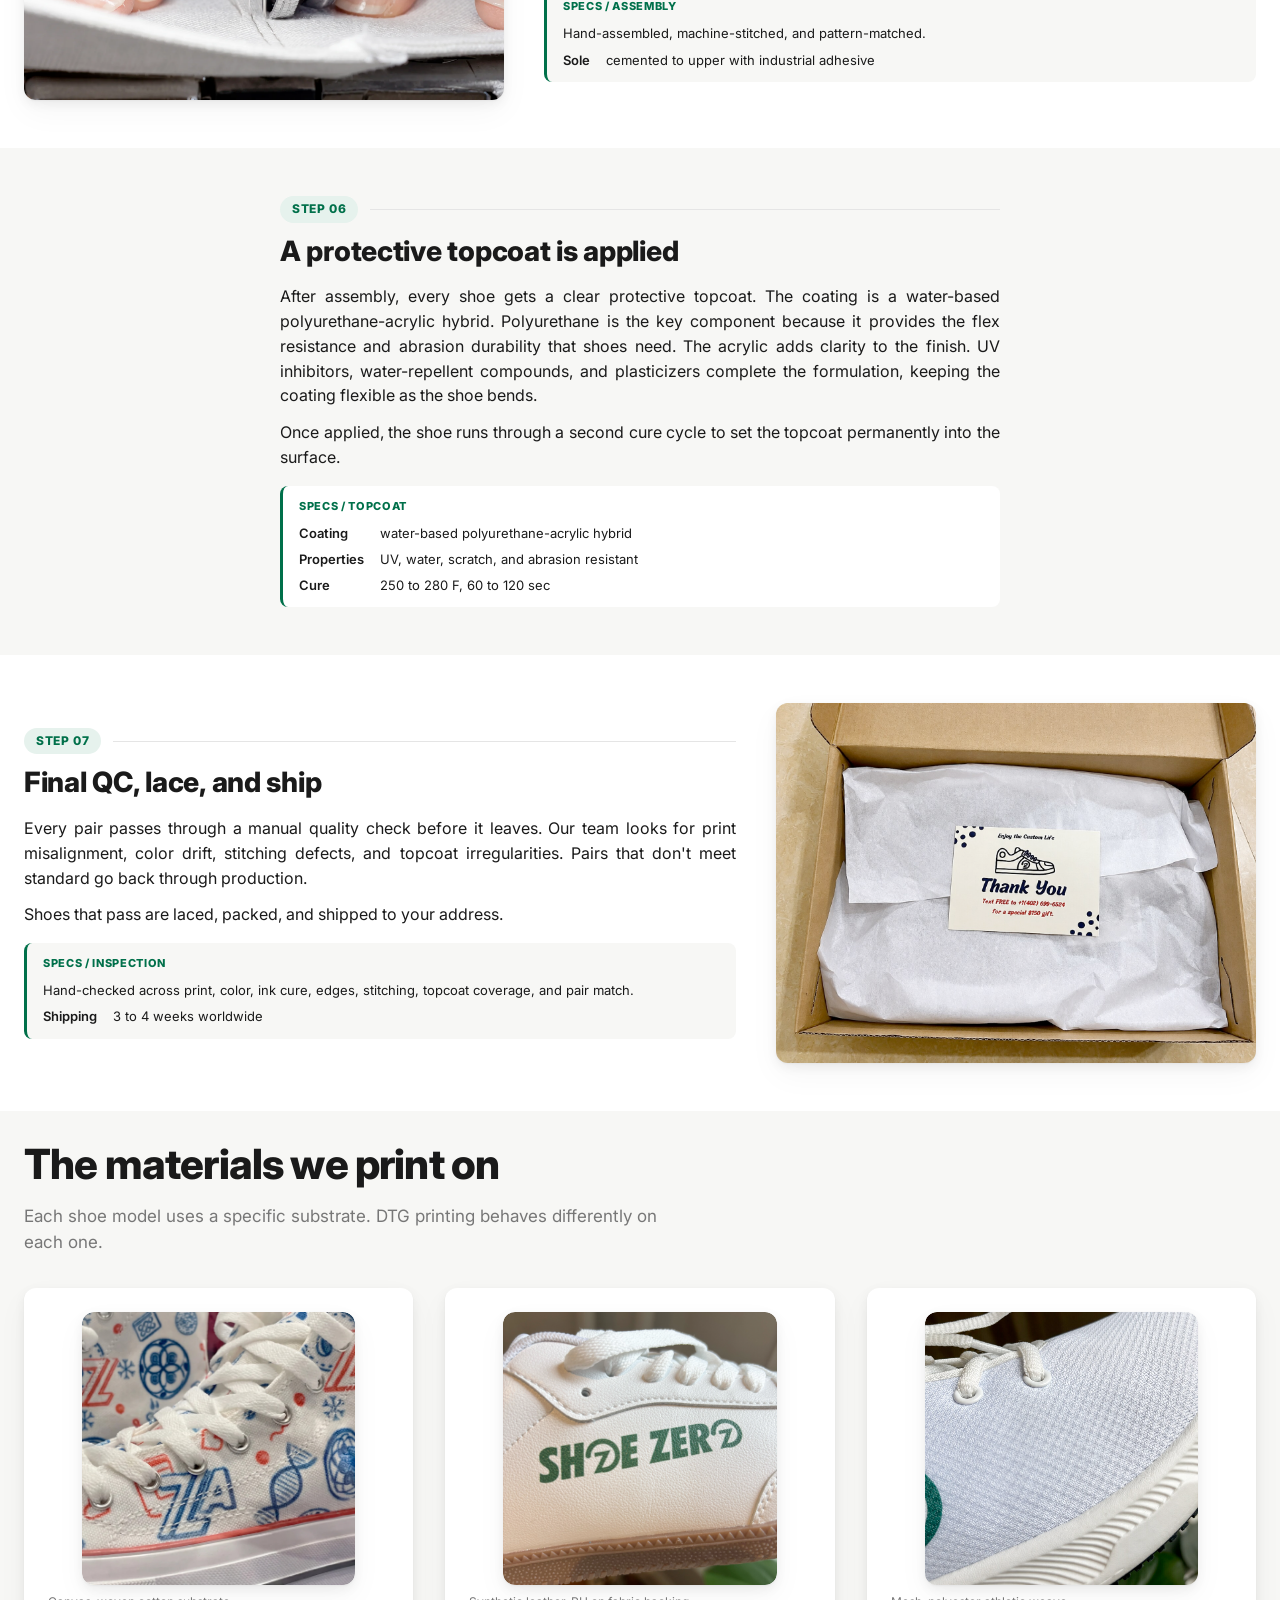
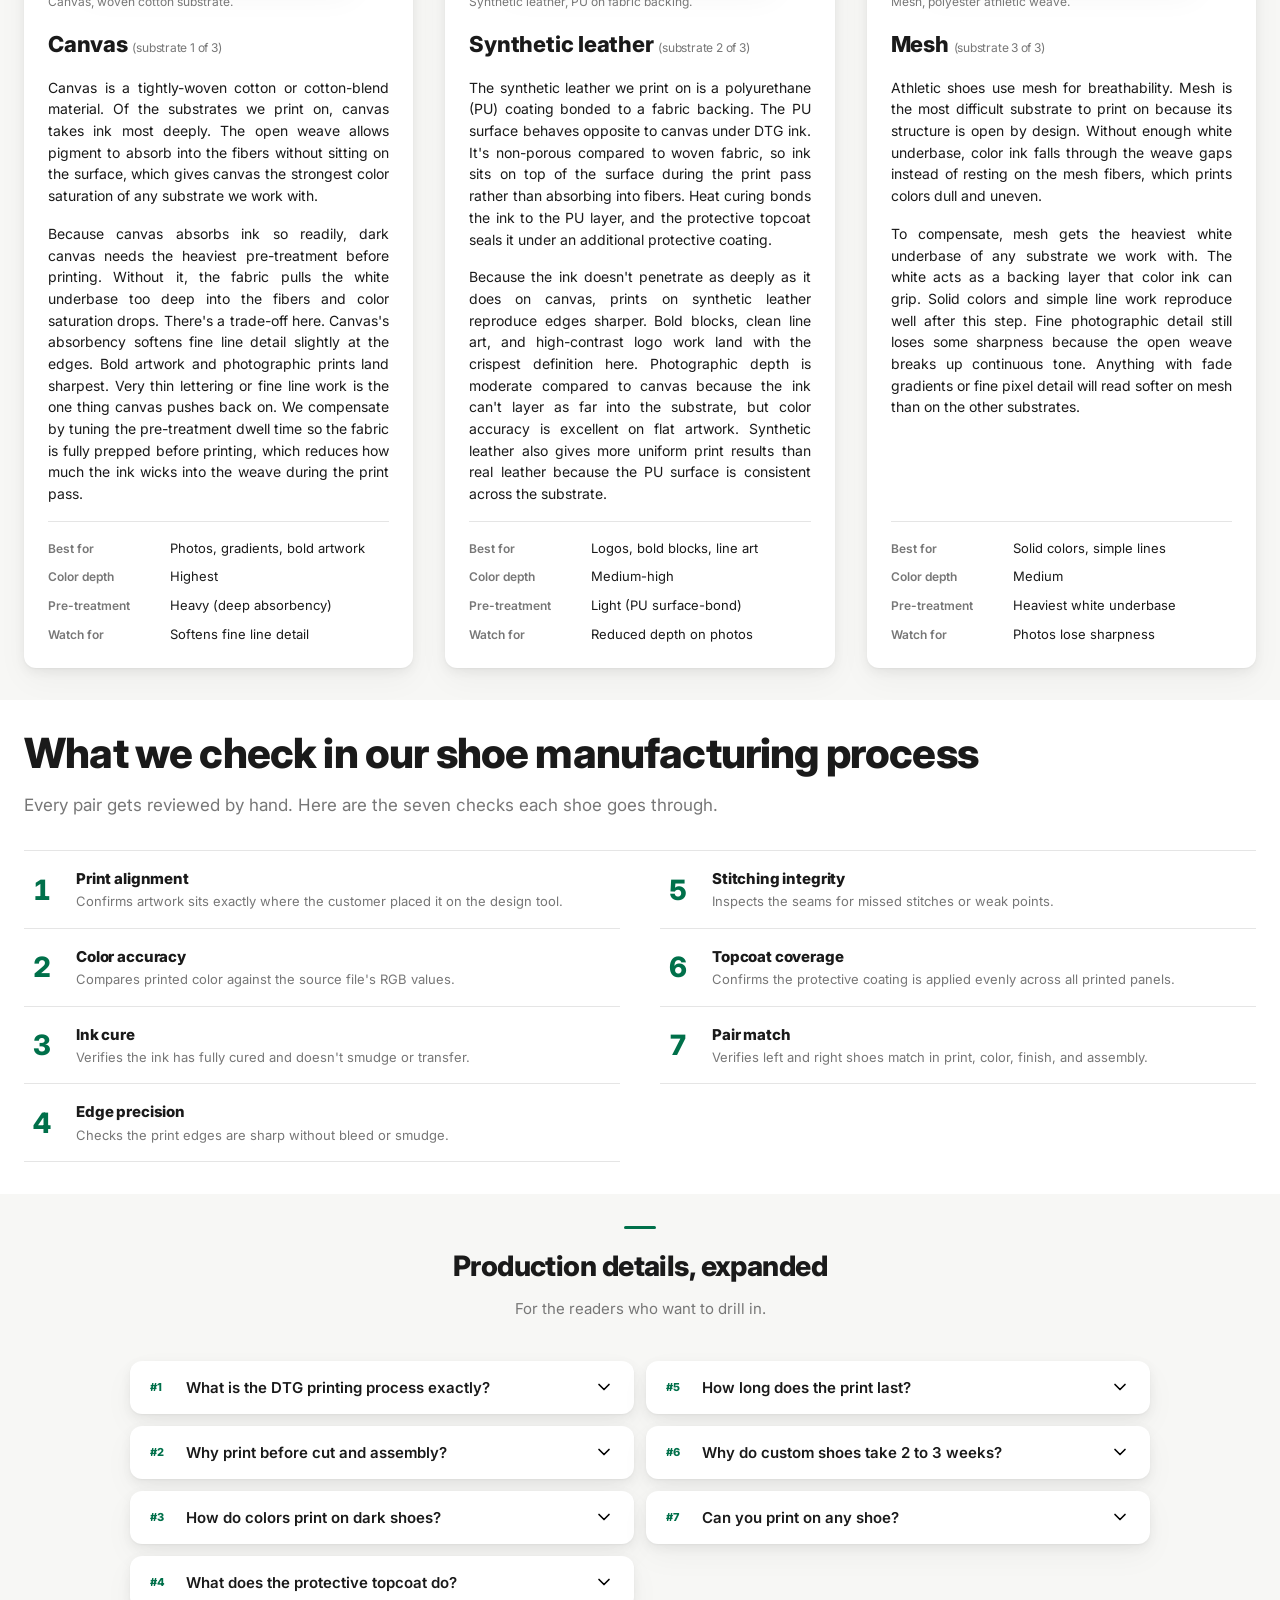
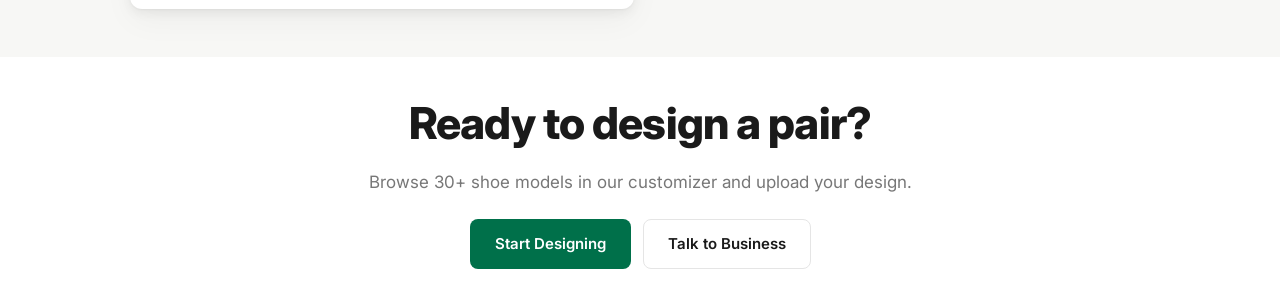
<file: manufacturing/index.html>
<!DOCTYPE html>
<html lang="en">
<head>
  <meta charset="UTF-8">
  <meta name="viewport" content="width=device-width, initial-scale=1.0">
  <meta name="theme-color" content="#00704a">
  <meta name="robots" content="index, follow, max-image-preview:large">
  <meta name="format-detection" content="telephone=no">

  <title>How Shoe Zero Makes Your Custom Shoes</title>
  <meta name="description" content="How Shoe Zero makes custom shoes. Direct-to-garment printing on canvas, synthetic leather, and mesh. Seven production steps. Every pair hand-checked.">
  <link rel="canonical" href="https://shoezero.com/pages/how-we-make-shoes">

  <meta property="og:type" content="article">
  <meta property="og:site_name" content="Shoe Zero">
  <meta property="og:url" content="https://shoezero.com/pages/how-we-make-shoes">
  <meta property="og:title" content="How Shoe Zero Makes Your Custom Shoes">
  <meta property="og:description" content="Direct-to-garment printing on canvas, synthetic leather, and mesh. Seven production steps. Every pair hand-checked. Made to order.">
  <meta property="og:image" content="https://shoezero.com/cdn/shop/t/98/assets/sz-manufacturing-hero.png">
  <meta property="og:image:width" content="1920">
  <meta property="og:image:height" content="1434">
  <meta property="og:locale" content="en_US">

  <meta name="twitter:card" content="summary_large_image">
  <meta name="twitter:site" content="@shoezero">
  <meta name="twitter:title" content="How Shoe Zero Makes Your Custom Shoes">
  <meta name="twitter:description" content="Direct-to-garment printing on canvas, synthetic leather, and mesh. Seven production steps. Every pair hand-checked.">
  <meta name="twitter:image" content="https://shoezero.com/cdn/shop/t/98/assets/sz-manufacturing-hero.png">

  <link rel="preconnect" href="https://fonts.googleapis.com">
  <link rel="preconnect" href="https://fonts.gstatic.com" crossorigin>
  <link href="https://fonts.googleapis.com/css2?family=Inter:wght@400;600;800&display=swap" rel="stylesheet">

  <link rel="stylesheet" href="../src/tokens.css">

  <script type="application/ld+json">
  {
    "@context": "https://schema.org",
    "@graph": [
      {
        "@type": "Organization",
        "@id": "https://shoezero.com/#organization",
        "name": "Shoe Zero",
        "url": "https://shoezero.com",
        "logo": "https://shoezero.com/cdn/shop/files/shoe-zero-logo.png",
        "sameAs": [
          "https://www.instagram.com/shoezero",
          "https://www.tiktok.com/@shoezero"
        ]
      },
      {
        "@type": "BreadcrumbList",
        "itemListElement": [
          { "@type": "ListItem", "position": 1, "name": "Shoe Zero", "item": "https://shoezero.com" },
          { "@type": "ListItem", "position": 2, "name": "Pages", "item": "https://shoezero.com/pages" },
          { "@type": "ListItem", "position": 3, "name": "How We Make Your Shoes", "item": "https://shoezero.com/pages/how-we-make-shoes" }
        ]
      },
      {
        "@type": "HowTo",
        "name": "How Shoe Zero Makes Your Custom Shoes",
        "description": "Seven-step direct-to-garment printing process for custom-printed shoes on canvas, synthetic leather, and mesh substrates.",
        "image": "https://shoezero.com/cdn/shop/files/manufacturing-hero.png",
        "tool": [
          { "@type": "HowToTool", "name": "Industrial DTG printer with white underbase" },
          { "@type": "HowToTool", "name": "CO2 laser cutter (100 to 130 W)" },
          { "@type": "HowToTool", "name": "Conveyor curing oven" }
        ],
        "supply": [
          { "@type": "HowToSupply", "name": "Water-based pre-treatment polymer" },
          { "@type": "HowToSupply", "name": "Water-based CMYK and white DTG ink" },
          { "@type": "HowToSupply", "name": "Polyurethane-acrylic hybrid topcoat" }
        ],
        "step": [
          { "@type": "HowToStep", "name": "Receive design", "url": "https://shoezero.com/pages/how-we-make-shoes#step-01", "text": "Designs arrive via the Shoe Zero customizer. Files are reviewed for resolution, print-area fit, and color mode." },
          { "@type": "HowToStep", "name": "Print panels", "url": "https://shoezero.com/pages/how-we-make-shoes#step-02", "text": "Flat panels are direct-to-garment printed. Pre-treatment is tuned per substrate. White underbase prints first on dark fabrics, then CMYK on top." },
          { "@type": "HowToStep", "name": "Laser-cut panels", "url": "https://shoezero.com/pages/how-we-make-shoes#step-03", "text": "CO2 laser tracks the printed panel borders. Edges are sealed during the cut." },
          { "@type": "HowToStep", "name": "Heat-cure print", "url": "https://shoezero.com/pages/how-we-make-shoes#step-04", "text": "Every panel runs through a heat cure to bond ink into the fibers. Temperature is tuned per substrate." },
          { "@type": "HowToStep", "name": "Sew shoe", "url": "https://shoezero.com/pages/how-we-make-shoes#step-05", "text": "Cured panels are hand-assembled on industrial sewing machines. Upper is cemented to sole." },
          { "@type": "HowToStep", "name": "Apply topcoat", "url": "https://shoezero.com/pages/how-we-make-shoes#step-06", "text": "Water-based polyurethane-acrylic hybrid topcoat is applied and cured for flex, abrasion, UV, and water resistance." },
          { "@type": "HowToStep", "name": "Inspect and ship", "url": "https://shoezero.com/pages/how-we-make-shoes#step-07", "text": "Every pair is hand-inspected. Approved pairs are laced, packed, and shipped worldwide." }
        ]
      },
      {
        "@type": "FAQPage",
        "mainEntity": [
          {
            "@type": "Question",
            "name": "What is the DTG printing process exactly?",
            "acceptedAnswer": { "@type": "Answer", "text": "Direct-to-garment printing uses an industrial inkjet printer to apply ink directly into a material's fibers, rather than onto a surface coating. The ink bonds with the substrate during heat curing. The full DTG printing process at Shoe Zero runs through seven steps. Pre-treat, print, cut, cure, assemble, seal, and inspect." }
          },
          {
            "@type": "Question",
            "name": "Why print before cut and assembly?",
            "acceptedAnswer": { "@type": "Answer", "text": "Printing on flat material lets the print head reach every panel area without geometric obstruction. Color saturation, edge sharpness, and coverage stay consistent. Laser-cutting after printing tracks the printed panel borders precisely, keeping registration exact between print and cut edge." }
          },
          {
            "@type": "Question",
            "name": "How do colors print on dark shoes?",
            "acceptedAnswer": { "@type": "Answer", "text": "We use CMYK printing (cyan, magenta, yellow, black) plus a white base layer. The white goes down first, then the colors print on top. This keeps colors vibrant on dark substrates instead of being absorbed by the dark fabric." }
          },
          {
            "@type": "Question",
            "name": "What does the protective topcoat do?",
            "acceptedAnswer": { "@type": "Answer", "text": "The topcoat is a clear water-based polyurethane-acrylic hybrid applied after assembly. Polyurethane is the key chemistry for shoes because it stays flexible as the shoe bends and resists abrasion. UV inhibitors, water-repellent additives, and plasticizers complete the formulation. Without the topcoat, the print would still be bonded into the material from the heat cure, but the topcoat extends durability against everyday flex, scuffing, water, and UV exposure." }
          },
          {
            "@type": "Question",
            "name": "How long does the print last?",
            "acceptedAnswer": { "@type": "Answer", "text": "Under normal wear, DTG-printed shoes hold their print indefinitely. The ink is bonded into the material's fibers, so it doesn't peel like surface paint. The protective topcoat adds resistance against fade, scratches, and water damage." }
          },
          {
            "@type": "Question",
            "name": "Why do custom shoes take 2 to 3 weeks?",
            "acceptedAnswer": { "@type": "Answer", "text": "Each pair is printed, cut, cured, sewn, sealed, and inspected to order. Every order is unique to the buyer's design, so production starts when the order comes in. The window reflects the actual hand-time each pair receives across all seven steps." }
          },
          {
            "@type": "Question",
            "name": "Can you print on any shoe?",
            "acceptedAnswer": { "@type": "Answer", "text": "We print on the shoe models in our catalog. Each model has been tested for ink bonding, panel coverage, and print quality. We don't currently print on customer-supplied shoes." }
          }
        ]
      }
    ]
  }
  </script>

  <style>
    *, *::before, *::after { box-sizing: border-box; margin: 0; padding: 0; }
    html { scroll-behavior: smooth; }
    body {
      font-family: var(--sz-font-base);
      color: var(--sz-text);
      background: var(--sz-white);
      line-height: 1.55;
      font-size: 16px;
      -webkit-font-smoothing: antialiased;
      overflow-x: hidden; /* needed because section-bleed uses 100vw escape */
    }
    img { max-width: 100%; height: auto; display: block; }
    a { color: var(--sz-accent); text-decoration: none; }
    a:focus-visible, button:focus-visible { outline: 2px solid var(--sz-accent); outline-offset: 3px; border-radius: 4px; }

    .skip-link {
      position: absolute; left: -9999px; top: 0; z-index: 100;
      background: var(--sz-accent); color: var(--sz-on-accent);
      padding: var(--sz-space-3) var(--sz-space-4);
      border-radius: var(--sz-radius-btn);
      font-weight: var(--sz-weight-strong);
    }
    .skip-link:focus { left: var(--sz-space-4); top: var(--sz-space-4); }

    /* Top nav removed per locked rule: mockups never include a header/nav.
       The live theme provides the global header; including one in a mockup
       risks duplication if the section ever gets ported into Liquid. */

    /* ========= LAYOUT =========
       Horizontal gutter standard: 24px desktop (--sz-space-6). Matches canonical
       custom-shoes (.sz-mfg__c / .sz-cw__c / .ct-section / .seoA-s all 24px).
       TOC removed for wider content margin. Sidenav CSS + scroll-spy JS kept
       intact below — re-enable by uncommenting the <aside class="sidenav">
       element in the body and switching .layout back to grid (220px 1fr). */
    .layout {
      max-width: 1280px; margin: 0 auto;
      padding: 0 var(--sz-space-6);
    }
    .layout__content { min-width: 0; }

    /* ========= STICKY SIDE NAV =========
       Matches canonical sz-return-policy.liquid TOC: numbered list, items are
       full-width boxes that fill with --sz-accent-light when active. top: 64px
       clears the mockup toolbar; drop to var(--sz-space-4) in production. */
    .sidenav {
      position: sticky; top: 64px;
      padding-right: var(--sz-space-3);
    }
    .sidenav__heading {
      font-size: 11px;
      color: var(--sz-muted);
      font-weight: var(--sz-weight-strong);
      letter-spacing: 0.12em;
      text-transform: uppercase;
      margin-bottom: var(--sz-space-3);
      padding: 0 var(--sz-space-3);
    }
    .sidenav__list { list-style: none; }
    .sidenav__item { margin-bottom: 2px; }
    .sidenav__item a {
      display: block;
      color: var(--sz-muted);
      font-size: 14px;
      font-weight: var(--sz-weight-body);
      line-height: 1.4;
      padding: var(--sz-space-2) var(--sz-space-3);
      border-radius: var(--sz-radius-btn);
      transition: background var(--sz-duration-micro) var(--sz-ease-micro), color var(--sz-duration-micro) var(--sz-ease-micro);
    }
    .sidenav__item a:hover { color: var(--sz-text); }
    .sidenav__item a.is-active {
      background: var(--sz-accent-light);
      color: var(--sz-accent);
      font-weight: var(--sz-weight-strong);
    }

    /* ========= SECTION GROUND / FULL-BLEED ========= */
    /* Real full-bleed even inside a grid column. The element extends to viewport
       edges via 100vw + negative-margin escape. body { overflow-x: hidden; }
       above prevents horizontal scrollbar when a vertical scrollbar reduces
       available width. */
    .bleed { position: relative; width: 100vw; margin-left: calc(50% - 50vw); margin-right: calc(50% - 50vw); }
    .bleed--white { background: var(--sz-white); }
    .bleed--page { background: var(--sz-bg-page); }
    .bleed--section { background: var(--sz-bg-section); }
    /* Section vertical padding standard: 32px top/bottom (--sz-space-8).
       Horizontal gutter: 24px (--sz-space-6) per canonical.
       Per SZ canonical (custom-shoes-redesign-v2 sections are 32-48 / 24 horiz).
       Goal: less scroll per page, less page margin. */
    .bleed__inner { max-width: 1280px; margin: 0 auto; padding: var(--sz-space-8) var(--sz-space-6); }
    /* Materials section gets a wider container so the 3 cards have more
       content space. 1440px max means each card lands at ~460px instead of
       the standard ~410px at 1280. Selector targets #materials regardless
       of which bleed bg variant is applied. */
    #materials > .bleed__inner { max-width: 1440px; }

    /* ========= HERO =========
       Standalone full-width section (no sidenav alongside). Inner container
       caps content width at 1280px and centers; the .hero__inner is the
       60/40 text-vs-image grid. */
    .hero--standalone { padding: var(--sz-space-8) 0; }
    .hero__inner {
      max-width: 1280px;
      margin: 0 auto;
      padding: 0 var(--sz-space-6);
      display: grid; grid-template-columns: 1.4fr 1fr;
      gap: var(--sz-space-16);
      align-items: center;
    }
    /* Legacy .hero (when inside .layout) kept for any future hero-inside-grid use */
    .hero {
      display: grid; grid-template-columns: 1.4fr 1fr;
      gap: var(--sz-space-16);
      padding: var(--sz-space-16) 0;
      align-items: center;
    }
    .hero__crumbs {
      font-size: 13px;
      color: var(--sz-muted);
      margin-bottom: var(--sz-space-4);
      display: flex; gap: var(--sz-space-2);
      align-items: center;
      flex-wrap: wrap;
    }
    .hero__crumbs a { color: var(--sz-muted); }
    .hero__crumbs a:hover { color: var(--sz-accent); }
    .hero__crumbs .sep { color: var(--sz-border); }
    .hero h1,
    .hero--standalone h1 {
      font-size: clamp(2.25rem, 4.5vw, 3.75rem);
      font-weight: var(--sz-weight-heading);
      letter-spacing: -0.02em;
      line-height: 1.05;
      margin-bottom: var(--sz-space-4);
      text-wrap: balance;
    }
    .hero__sub {
      font-size: 18px;
      color: var(--sz-text);
      line-height: 1.55;
      margin-bottom: var(--sz-space-6);
      max-width: 56ch;
    }
    /* Full 4-cell meta band, restored from reference (rule 13: preserve verbatim). */
    .hero__stats {
      display: grid; grid-template-columns: 1fr 1fr;
      gap: var(--sz-space-4);
      padding-top: var(--sz-space-6);
      border-top: 1px solid var(--sz-border);
    }
    .hero__stat { display: flex; flex-direction: column; gap: 2px; }
    .hero__stat-label { font-size: 11px; text-transform: uppercase; letter-spacing: 0.06em; color: var(--sz-muted); font-weight: var(--sz-weight-strong); }
    .hero__stat-value { font-size: 16px; font-weight: var(--sz-weight-strong); color: var(--sz-text); }

    /* Image card surface. Images fill edge-to-edge (no internal padding).
       The optional dashed border + text fallback is for when the imgblock
       has no <img> child (text-only placeholder state). */
    .imgblock {
      background: var(--sz-bg-page);
      border-radius: var(--sz-radius-card);
      box-shadow: var(--sz-shadow);
      display: grid; place-items: center;
      color: var(--sz-muted);
      font-size: 13px;
      text-align: center;
      aspect-ratio: 4 / 3;
      overflow: hidden;
    }
    .imgblock:not(:has(img)) {
      border: 1px dashed var(--sz-border);
      padding: var(--sz-space-8);
    }
    .imgblock img { width: 100%; height: 100%; object-fit: cover; border-radius: inherit; }
    /* Material cards use a taller 1:1 image frame so portrait source images
       (1500x2000) show more vertical context (75% of source vs 56% in 4:3).
       Effective zoom-out without padding (rule 23 compliant). */
    .materials .imgblock { aspect-ratio: 1 / 1; max-width: 80%; margin-inline: auto; }
    .imgcap {
      font-size: 12px;
      color: var(--sz-muted);
      margin-top: var(--sz-space-2);
      line-height: 1.5;
    }

    /* ========= SECTION HEADS =========
       H2 styling is scoped to .section__head so it applies regardless of
       whether the parent uses <section class="section"> or a bleed band. */
    .section { padding: var(--sz-space-8) 0; }
    .section__head { margin-bottom: var(--sz-space-8); max-width: 720px; }
    /* Full-width section head: opt-in modifier for sections where the H2 and
       lede should span the full container width instead of the 720/640 cap. */
    .section__head--full { max-width: none; }
    .section__head--full .section__lede { max-width: none; }
    .section__head h2,
    .section h2 {
      font-size: clamp(1.875rem, 3.25vw, 2.75rem);
      font-weight: var(--sz-weight-heading);
      letter-spacing: -0.02em;
      line-height: 1.05;
      margin-bottom: var(--sz-space-4);
      text-wrap: balance;
    }
    .section__lede {
      font-size: 17px;
      color: var(--sz-muted);
      line-height: 1.55;
      max-width: 640px;
    }

    /* ========= PROCESS STEPS — BG-BAND RHYTHM =========
       Each step is a full-bleed band with its own bg color (white / page /
       section) so adjacent steps read as distinct "sections" with clear
       visual separation. Per rule 5: no adjacent bands share a bg. Bands
       butt directly against each other (no gap). Inside each band, .step
       is the contained 2-col grid (1fr + 480px image card). */
    .steps { list-style: none; }
    .step-band { padding: var(--sz-space-12) var(--sz-space-6); }
    .step {
      max-width: 1280px;
      margin: 0 auto;
      display: grid;
      grid-template-columns: 1fr 480px;
      gap: var(--sz-space-10);
      align-items: center;
    }
    .step--reverse { grid-template-columns: 480px 1fr; }
    .step--reverse .step__body { order: 2; }
    .step--reverse .step__visual { order: 1; }
    .step--no-image {
      grid-template-columns: 1fr;
      max-width: 720px;
    }
    /* Body = plain text on page bg, no card */
    .step__body { min-width: 0; }
    .step__head { display: flex; align-items: center; gap: var(--sz-space-3); margin-bottom: var(--sz-space-3); }
    .step__chip {
      display: inline-flex; align-items: center;
      padding: 4px var(--sz-space-3);
      border-radius: 999px;
      background: var(--sz-accent-light);
      color: var(--sz-accent);
      font-size: 12px;
      font-weight: var(--sz-weight-heading);
      letter-spacing: 0.05em;
      text-transform: uppercase;
    }
    .step__rule { flex: 1; height: 1px; background: var(--sz-border); }
    .step__body h3 {
      font-size: 28px;
      font-weight: var(--sz-weight-heading);
      letter-spacing: -0.01em;
      line-height: 1.2;
      margin-bottom: var(--sz-space-4);
      text-wrap: balance;
    }
    .step__body p { color: var(--sz-text); margin-bottom: var(--sz-space-3); text-align: justify; hyphens: auto; }
    .step__body p:last-child { margin-bottom: 0; }
    /* Per-step spec box (replaces the collapsible appendix). Tiny tinted card
       at the end of each step body with the production-spec details. */
    .step__spec {
      margin-top: var(--sz-space-4);
      padding: var(--sz-space-3) var(--sz-space-4);
      background: var(--sz-bg-page);
      border-left: 3px solid var(--sz-accent);
      border-radius: var(--sz-radius-btn);
      font-size: 13px;
      line-height: 1.55;
      color: var(--sz-text);
    }
    /* Invert spec card bg when the host section is itself page-tinted,
       so the card stays visible against its parent. */
    .bleed--page .step__spec { background: var(--sz-white); }
    .step__spec-label {
      display: block;
      font-size: 11px;
      font-weight: var(--sz-weight-heading);
      letter-spacing: 0.06em;
      text-transform: uppercase;
      color: var(--sz-accent);
      margin-bottom: 8px;
    }
    .step__spec dl {
      display: grid;
      grid-template-columns: max-content 1fr;
      gap: 6px 16px;
      margin: 0;
    }
    .step__spec dt {
      font-weight: 600;
      color: var(--sz-text);
    }
    .step__spec dd {
      margin: 0;
      color: var(--sz-text);
    }
    .step__spec dd.prose {
      grid-column: 1 / -1;
    }
    @media (max-width: 540px) {
      .step__spec dl { grid-template-columns: 1fr; gap: 2px 0; }
      .step__spec dt { margin-top: 4px; }
      .step__spec dt:first-child { margin-top: 0; }
    }
    /* Image = card surface (radius + shadow), 4:3 ratio, contained at 480px */
    .step__visual {
      background: var(--sz-bg-section);
      border-radius: var(--sz-radius-card);
      box-shadow: var(--sz-shadow);
      overflow: hidden;
      aspect-ratio: 4 / 3;
    }
    .step__visual img { width: 100%; height: 100%; object-fit: cover; display: block; }

    /* ========= MATERIALS ========= */
    .materials {
      display: grid;
      grid-template-columns: repeat(3, 1fr);
      gap: var(--sz-space-8);
    }
    .material {
      background: var(--sz-white);
      border-radius: var(--sz-radius-card);
      box-shadow: var(--sz-shadow);
      padding: var(--sz-space-6);
      display: flex; flex-direction: column; gap: var(--sz-space-4);
      transition: transform var(--sz-duration-fast) var(--sz-ease), box-shadow var(--sz-duration-fast) var(--sz-ease);
    }
    .material:hover { transform: translateY(-2px); box-shadow: var(--sz-shadow-hover); }
    .material h3 {
      font-size: 22px;
      font-weight: var(--sz-weight-heading);
      letter-spacing: -0.01em;
    }
    .material__count {
      font-size: 12px;
      color: var(--sz-muted);
      font-weight: var(--sz-weight-body);
    }
    .material p { font-size: 14px; line-height: 1.55; color: var(--sz-text); text-align: justify; hyphens: auto; }
    .material__row {
      display: flex; flex-direction: column; gap: var(--sz-space-2);
      padding-top: var(--sz-space-4);
      border-top: 1px solid var(--sz-border);
      margin-top: auto; /* anchor the attribute list to the bottom of the card so all three align regardless of body length */
    }
    .material__attr {
      display: grid; grid-template-columns: 110px 1fr;
      gap: var(--sz-space-3); font-size: 13px; align-items: baseline;
    }
    .material__attr-label { color: var(--sz-muted); font-weight: var(--sz-weight-strong); font-size: 12px; }
    .material__attr-value { color: var(--sz-text); }

    /* ========= QC — COMPACT LIST =========
       Hairline-divider rows in a 2-col grid. No card surface, no shadow,
       no per-item padding. The page bg carries containment; the list
       collapses to a tight specification feel. 28px number circle, 15px
       title, 13px muted body — about 40% less vertical space than the
       card version. */
    .qc-list {
      display: grid;
      grid-template-columns: repeat(2, 1fr);
      grid-template-rows: repeat(4, auto);
      grid-auto-flow: column;
      column-gap: var(--sz-space-10);
      list-style: none;
      border-top: 1px solid var(--sz-border);
    }
    .qc-list li {
      display: grid;
      grid-template-columns: 36px 1fr;
      gap: var(--sz-space-4);
      align-items: center;
      padding: var(--sz-space-4) 0;
      border-bottom: 1px solid var(--sz-border);
    }
    /* Number is bare green numeral, no circle, no chip. Tabular figures so
       1 vs 2 vs 10 align cleanly in the gutter. */
    .qc-num {
      color: var(--sz-accent);
      font-weight: var(--sz-weight-heading);
      font-size: 28px;
      letter-spacing: -0.02em;
      line-height: 1;
      font-variant-numeric: tabular-nums;
      text-align: center;
    }
    .qc-content h3 {
      font-size: 15px;
      font-weight: var(--sz-weight-heading);
      letter-spacing: -0.01em;
      margin-bottom: 2px;
    }
    .qc-content p { font-size: 13px; line-height: 1.5; color: var(--sz-muted); margin: 0; }

    /* ========= GLOSSARY = canonical SZ FAQ pattern (.oFQ-*) =========
       Full-bleed section-bg per live sz-faq-standard.liquid. Centered header
       with green accent bar, white item cards. Bg rhythm: Quality above is
       page, Footer CTA below is page -> Glossary stays section. */
    /* Canonical FAQ wrap padding from live sz-faq-standard.liquid: 32 / 40 / 48. */
    .bleed__inner--narrow { max-width: 1100px; padding: var(--sz-space-8) var(--sz-space-10) var(--sz-space-12); }
    .oFQ-header { text-align: center; margin-bottom: var(--sz-space-10); }
    .oFQ-bar { width: 32px; height: 3px; background: var(--sz-accent); border-radius: 2px; margin: 0 auto var(--sz-space-4); }
    .oFQ-heading {
      font-size: clamp(26px, 2.2vw, 32px);
      font-weight: var(--sz-weight-heading);
      letter-spacing: -0.02em;
      margin-bottom: var(--sz-space-2);
      text-wrap: balance;
    }
    .oFQ-sub {
      font-size: 15px;
      color: var(--sz-muted);
      line-height: 1.6;
      max-width: 600px;
      margin: 0 auto;
    }
    .oFQ-grid { display: grid; grid-template-columns: repeat(2, 1fr); grid-template-rows: repeat(4, auto); grid-auto-flow: column; gap: var(--sz-space-3); align-items: start; }
    .oFQ-item {
      background: var(--sz-white);
      border-radius: var(--sz-radius-card);
      overflow: hidden;
      box-shadow: var(--sz-shadow);
      transition: box-shadow var(--sz-duration-quick) var(--sz-ease);
    }
    .oFQ-item.open { box-shadow: var(--sz-shadow-hover); }
    .oFQ-trigger {
      width: 100%;
      display: flex; align-items: center;
      gap: var(--sz-space-3);
      padding: var(--sz-space-4) var(--sz-space-5);
      background: none; border: none;
      cursor: pointer;
      font-family: inherit;
      text-align: left;
    }
    .oFQ-tag { font-size: 11px; font-weight: var(--sz-weight-heading); color: var(--sz-accent); flex-shrink: 0; min-width: 24px; }
    .oFQ-q-text {
      font-size: 15px;
      font-weight: var(--sz-weight-strong);
      color: var(--sz-text);
      line-height: 1.4;
      flex: 1;
      transition: color var(--sz-duration-quick) var(--sz-ease);
    }
    .oFQ-item.open .oFQ-q-text { color: var(--sz-accent); }
    .oFQ-chevron { width: 20px; height: 20px; flex-shrink: 0; transition: transform var(--sz-duration-snap) var(--sz-ease); display: grid; place-items: center; }
    .oFQ-chevron svg { width: 20px; height: 20px; }
    .oFQ-item.open .oFQ-chevron { transform: rotate(180deg); }
    .oFQ-body { max-height: 0; overflow: hidden; transition: max-height var(--sz-duration-base) var(--sz-ease); }
    .oFQ-body-inner { padding: 0 var(--sz-space-5) var(--sz-space-4) calc(var(--sz-space-5) + 24px + var(--sz-space-3)); font-size: 14px; line-height: 1.7; color: var(--sz-muted); }
    @media (max-width: 768px) {
      .oFQ-grid { grid-template-columns: 1fr; }
      .oFQ-body-inner { padding-left: var(--sz-space-5); }
    }

    /* ========= FOOTER CTA (real section, semantically) ========= */
    .footer-cta {
      text-align: center;
    }
    .footer-cta h2 {
      font-size: clamp(2rem, 3.5vw, 2.75rem);
      font-weight: var(--sz-weight-heading);
      letter-spacing: -0.02em;
      margin-bottom: var(--sz-space-3);
      text-wrap: balance;
    }
    .footer-cta p { font-size: 17px; color: var(--sz-muted); margin-bottom: var(--sz-space-6); }
    .footer-cta__buttons { display: flex; gap: var(--sz-space-3); justify-content: center; flex-wrap: wrap; }
    .btn {
      display: inline-flex; align-items: center; gap: var(--sz-space-2);
      padding: var(--sz-space-3) var(--sz-space-6);
      font-size: 15px;
      font-weight: var(--sz-weight-strong);
      border-radius: var(--sz-radius-btn);
      transition: transform var(--sz-duration-fast) var(--sz-ease), box-shadow var(--sz-duration-fast) var(--sz-ease), background var(--sz-duration-quick) var(--sz-ease);
      border: 1px solid transparent;
    }
    .btn--primary { background: var(--sz-accent); color: var(--sz-on-accent); }
    .btn--primary:hover { background: var(--sz-accent-hover); transform: translateY(-2px); box-shadow: var(--sz-shadow); }
    .btn--secondary {
      background: var(--sz-white);
      color: var(--sz-text);
      border-color: var(--sz-border);
    }
    .btn--secondary:hover { transform: translateY(-2px); box-shadow: var(--sz-shadow); }

    /* ========= RESPONSIVE ========= */
    @media (max-width: 960px) {
      .layout { grid-template-columns: 1fr; gap: var(--sz-space-6); padding: 0 var(--sz-space-6); }
      .sidenav { position: static; border-right: none; border-bottom: 1px solid var(--sz-border); padding: var(--sz-space-4) 0; }
      .sidenav__list { display: flex; flex-wrap: wrap; gap: var(--sz-space-2); }
      .sidenav__list li { padding: 0; }
      .sidenav__list a {
        padding: 6px 12px;
        border: 1px solid var(--sz-border);
        border-radius: var(--sz-radius-btn);
      }
      .bleed__inner { padding: var(--sz-space-12) var(--sz-space-6); }
      .hero--standalone { padding: var(--sz-space-12) 0; }
      .hero__inner { grid-template-columns: 1fr; gap: var(--sz-space-8); padding: 0 var(--sz-space-6); }
      .hero { grid-template-columns: 1fr; gap: var(--sz-space-8); padding: var(--sz-space-8) 0; }
      .step, .step--reverse { grid-template-columns: 1fr; gap: var(--sz-space-6); }
      .step--reverse .step__body { order: 0; }
      .step--reverse .step__visual { order: 0; }
      .step__visual { aspect-ratio: 16 / 10; order: -1; }
      .step__body h3 { max-width: none; }
      .step-band { padding: var(--sz-space-10) var(--sz-space-6); }
      .materials { grid-template-columns: 1fr; }
      .qc-list { grid-template-columns: 1fr; }
      input, select, textarea { font-size: 16px !important; }
    }

    /* ========= REDUCED MOTION ========= */
    @media (prefers-reduced-motion: reduce) {
      *, *::before, *::after {
        animation-duration: 0ms !important;
        transition-duration: 0ms !important;
      }
      html { scroll-behavior: auto; }
    }
  </style>

  <style data-mockup-only>
    /* Mockup-only chrome. The Copy Code button strips every element with
       [data-mockup-only] and removes this entire <style data-mockup-only>
       block, so the published HTML has none of this. Rename-safe: no string
       matching against comment headers. */
    .mt-toolbar {
      position: fixed; top: 0; left: 0; right: 0; height: 44px; z-index: 999;
      background: rgba(255,255,255,0.95);
      backdrop-filter: blur(12px); -webkit-backdrop-filter: blur(12px);
      border-bottom: 1px solid var(--sz-border);
      display: flex; align-items: center; justify-content: space-between;
      padding: 0 20px;
    }
    .mt-toolbar__title { font-size: 11px; font-weight: var(--sz-weight-strong); letter-spacing: 0.08em; text-transform: uppercase; color: var(--sz-text); }
    .mt-copy {
      padding: 7px 14px; font-size: 11px; font-weight: var(--sz-weight-strong);
      letter-spacing: 0.04em; text-transform: uppercase;
      background: var(--sz-text); color: var(--sz-white);
      border: 0; border-radius: var(--sz-radius-btn);
      cursor: pointer;
      transition: background var(--sz-duration-quick) var(--sz-ease);
      font-family: inherit;
    }
    .mt-copy:hover { background: var(--sz-accent); }
    .mt-copy.copied { background: var(--sz-accent); }
    body { padding-top: 44px; }

    .mockup-notice {
      background: #fef3c7; color: #78350f;
      padding: var(--sz-space-2) var(--sz-space-6);
      font-size: 13px; text-align: center;
      border-bottom: 1px solid #fde68a;
      font-weight: var(--sz-weight-strong);
    }
    .deployment-info {
      background: #eef4f8;
      border-bottom: 1px solid #c9dde6;
      padding: var(--sz-space-6) var(--sz-space-12);
      font-size: 13px;
      color: #1e3a5f;
    }
    .deployment-info__title {
      font-weight: var(--sz-weight-strong);
      font-size: 12px;
      text-transform: uppercase;
      letter-spacing: 0.08em;
      margin-bottom: var(--sz-space-4);
    }
    .deployment-info__row {
      display: grid; grid-template-columns: 160px 1fr auto;
      gap: var(--sz-space-4); padding: var(--sz-space-2) 0;
      border-bottom: 1px solid #c9dde6; align-items: center;
    }
    .deployment-info__row:last-child { border-bottom: none; }
    .deployment-info__label { font-weight: var(--sz-weight-strong); }
    .deployment-info__value { font-family: ui-monospace, 'SF Mono', Menlo, monospace; color: var(--sz-text); word-break: break-word; }
    .deployment-info__count { font-size: 11px; color: var(--sz-muted); font-weight: var(--sz-weight-strong); white-space: nowrap; }

    @media (max-width: 960px) {
      .deployment-info { padding: var(--sz-space-4) var(--sz-space-6); }
      .deployment-info__row { grid-template-columns: 1fr; gap: var(--sz-space-1); }
    }
  </style>
</head>
<body>

<a href="#main" class="skip-link" data-mockup-only>Skip to content</a>

<div class="mt-toolbar" role="toolbar" aria-label="Mockup toolbar" data-mockup-only>
  <span class="mt-toolbar__title">Shoe Zero / How We Make Shoes (v1)</span>
  <button class="mt-copy" type="button" onclick="szCopyCode()">Copy Code</button>
</div>

<!--
  Mockup-only yellow notice hidden for the GitHub Pages preview deploy
  (2026-05-15). Restore by uncommenting the block below if you want the
  banner back during local mockup review.

  <div class="mockup-notice" role="note" aria-label="Mockup notice" data-mockup-only>
    Mockup. Remove deployment info block and this notice before publish.
  </div>
-->

<!-- Deployment-info review banner removed from visual mockup. The actual <head> meta
     (title, description, canonical, OG, Twitter card, JSON-LD) is still emitted
     for real SEO surface. To review the meta values, View Source. -->

<!-- No header / topnav in mockup files. The live Shopify theme renders the
     global site header; including one here would duplicate it on port. -->

<main id="main" tabindex="-1">
<article>

  <!-- Hero: standalone full-width section (no sidenav alongside) -->
  <section class="hero--standalone" aria-labelledby="hero-h1">
    <div class="hero__inner">
      <div class="hero__text">
        <h1 id="hero-h1">How Shoe Zero Makes Your Shoes</h1>
        <p class="hero__sub">Direct-to-garment printing on canvas, synthetic leather, and mesh, then laser-cut into shoe panels. Every pair runs through seven steps before it ships.</p>
        <dl class="hero__stats">
          <div class="hero__stat">
            <dt class="hero__stat-label">Production tech</dt>
            <dd class="hero__stat-value">DTG (direct-to-garment)</dd>
          </div>
          <div class="hero__stat">
            <dt class="hero__stat-label">Daily capacity</dt>
            <dd class="hero__stat-value">Up to 500 pairs</dd>
          </div>
          <div class="hero__stat">
            <dt class="hero__stat-label">Production window</dt>
            <dd class="hero__stat-value">2 to 3 weeks</dd>
          </div>
          <div class="hero__stat">
            <dt class="hero__stat-label">Pairs delivered</dt>
            <dd class="hero__stat-value">120,000+</dd>
          </div>
        </dl>
      </div>
      <figure class="hero__visual">
        <div class="imgblock" role="img" aria-label="Finished custom Shoe Zero sneaker in the foreground with the original design reference mockup on a monitor behind it, white shoe with a blue brand logo and patterned heel">
          <img src="../assets/hero/manufacturing-hero-v3.png" alt="A finished custom Shoe Zero sneaker in white synthetic leather with a blue printed brand logo on the side and a blue patterned heel tab, sitting on its branded box with the original design reference visible on the monitor behind" width="1920" height="1434" loading="eager" fetchpriority="high">
        </div>
      </figure>
    </div>
  </section>

  <!-- Process + downstream sections share one .layout grid so the sticky
       sidenav remains active across all four section anchors. Bleed sections
       inside .layout__content escape full-width via 100vw (see .bleed). -->
  <div class="layout">
    <!--
      TOC sidenav, hidden to reclaim margin. To re-enable:
        1. Uncomment this <aside> block.
        2. In CSS, restore .layout to:
             display: grid; grid-template-columns: 220px 1fr;
             gap: var(--sz-space-10); align-items: start;
      The scroll-spy JS at the bottom of this file picks up .sidenav__list
      automatically and the active-pill styling is still defined.
    <aside class="sidenav" aria-label="On this page">
      <p class="sidenav__heading">Contents</p>
      <ol class="sidenav__list">
        <li class="sidenav__item"><a href="#process">1. The process</a></li>
        <li class="sidenav__item"><a href="#materials">2. Materials</a></li>
        <li class="sidenav__item"><a href="#quality">3. Quality control</a></li>
        <li class="sidenav__item"><a href="#glossary">4. Production details</a></li>
      </ol>
    </aside>
    -->

    <div class="layout__content">

      <!-- Process intro band (page bg, follows white hero) -->
      <section class="bleed bleed--page" id="process" aria-labelledby="process-h2">
        <div class="bleed__inner">
          <header class="section__head section__head--full">
            <h2 id="process-h2">The DTG printing process, in seven steps</h2>
            <p class="section__lede">Every pair runs through the same seven steps. We print to order, not from stock.</p>
          </header>
        </div>
      </section>

      <!-- Step 01 — white -->
      <section class="bleed bleed--white step-band" aria-labelledby="step-01-h">
        <div class="step" id="step-01">
          <div class="step__body">
            <div class="step__head">
              <span class="step__chip">Step 01</span>
              <span class="step__rule"></span>
            </div>
            <h3 id="step-01-h">We receive your design</h3>
            <p>Your design starts on our customizer where you preview it on your chosen shoe model before placing the order. We accept PNG, JPG, and SVG files.</p>
            <p>Our team reviews each file before production begins. The review confirms the resolution holds up at print size, the design lays out cleanly within the printable area of each panel, the color mode is RGB, and there are no fine elements that would soften during the print pass. If the file has issues that could affect print quality, we flag them so the design can be adjusted before production starts.</p>
            <aside class="step__spec">
              <span class="step__spec-label">Specs / Files</span>
              <dl>
                <dt>Accepted formats</dt><dd>PNG, JPG, SVG</dd>
                <dt>Minimum resolution</dt><dd>300 DPI</dd>
                <dt>Color mode</dt><dd>RGB</dd>
              </dl>
            </aside>
          </div>
          <figure class="step__visual" aria-label="Shoe Zero customizer preview on a laptop screen, showing a Dunk-style low-top sneaker design with effect-mode and alternate-color thumbnails">
            <img src="../assets/customizer/customizer-design-assist-v8.png" alt="Shoe Zero customizer on a desktop monitor showing the Men's Premium PU Leather Low Top Sneaker product page with a white sneaker preview, green ZERO logo design on the side panel template, color swatches, and a shoe-angle thumbnail row" loading="lazy">
          </figure>
        </div>
      </section>

      <!-- Step 02 — page -->
      <section class="bleed bleed--page step-band" aria-labelledby="step-02-h">
        <div class="step step--reverse" id="step-02">
          <div class="step__body">
            <div class="step__head">
              <span class="step__chip">Step 02</span>
              <span class="step__rule"></span>
            </div>
            <h3 id="step-02-h">Every panel gets printed</h3>
            <p>The material is direct-to-garment printed before the panels are cut. The process starts with pre-treatment, where a water-based polymer solution is applied to the material so the white ink bonds properly into the fibers. The pre-treatment chemistry is formulated per substrate. Canvas uses a cotton-grade formulation, mesh uses a synthetic-grade formulation with higher viscosity, and synthetic leather uses a formulation tuned for its non-porous surface. Without the right pre-treatment for each material, colors would dull on dark substrates and the print would fade over time.</p>
            <p>Our DTG printers then lay water-based ink directly into the material. On dark substrates, the white ink prints first as an underbase, then the CMYK colors (cyan, magenta, yellow, black) layer on top so they stay vibrant instead of being absorbed by the dark fabric. Printing on flat panels, instead of an already-assembled shoe, gives sharper detail, cleaner edges, and consistent coverage across every printable surface.</p>
            <aside class="step__spec">
              <span class="step__spec-label">Specs / Print</span>
              <dl>
                <dt>Pre-treatment</dt><dd>water-based polymer, varies by substrate</dd>
                <dt>Inks</dt><dd>water-based</dd>
                <dt>Color</dt><dd>CMYK plus white underbase</dd>
                <dt>Flash cure</dt><dd>300 to 340 F, 60 to 90 sec</dd>
              </dl>
            </aside>
          </div>
          <figure class="step__visual" aria-label="DTG print head laying ink onto a flat panel in motion, a red-and-black design printed on white substrate">
            <img src="../assets/workshop/print-station-v2.png" alt="Close-up of the DTG print head in motion, laying red and black ink onto a flat white panel" loading="lazy">
          </figure>
        </div>
      </section>

      <!-- Step 03 — white -->
      <section class="bleed bleed--white step-band" aria-labelledby="step-03-h">
        <div class="step" id="step-03">
          <div class="step__body">
            <div class="step__head">
              <span class="step__chip">Step 03</span>
              <span class="step__rule"></span>
            </div>
            <h3 id="step-03-h">We laser-cut the panels</h3>
            <p>Once the print is laid, the panels are cut out of the material with a CO2 laser. The laser wavelength is absorbed cleanly by canvas, synthetic leather, and mesh, which gives sharper edges than die-cutting or rotary blades. Cutting after printing lets the laser track the printed design's panel borders precisely, so the registration between print and cut edge stays exact. Laser cutting also seals the edge during the cut, so canvas and mesh don't fray during assembly.</p>
            <p>Cutting precision matters at this stage because every panel has to align cleanly during later assembly. A cut that drifts even a few millimeters from the pattern can leave the design misaligned when the panels are stitched into the shoe.</p>
            <aside class="step__spec">
              <span class="step__spec-label">Specs / Cut</span>
              <dl>
                <dt>Method</dt><dd>CO2 laser, 100 to 130 W tuned per substrate</dd>
                <dt>Edges</dt><dd>sealed and cauterized</dd>
                <dt>Materials</dt><dd>canvas, synthetic leather, mesh</dd>
              </dl>
            </aside>
          </div>
          <figure class="step__visual" aria-label="Twin CO2 laser cutter heads riding on a gantry, tracing printed shoe panel borders into a large sheet of material">
            <img src="../assets/workshop/laser-cutting-panels-v4.png" alt="CO2 laser cutter head tracing curved cut lines into a printed substrate covered in dark celestial artwork — moons, suns, mandalas — ready to be separated into shoe panels" loading="lazy">
          </figure>
        </div>
      </section>

      <!-- Step 04 (no image) — page -->
      <section class="bleed bleed--page step-band" aria-labelledby="step-04-h">
        <div class="step step--no-image" id="step-04">
          <div class="step__body">
            <div class="step__head">
              <span class="step__chip">Step 04</span>
              <span class="step__rule"></span>
            </div>
            <h3 id="step-04-h">The print is heat-cured</h3>
            <p>After cutting, every panel runs through a full heat cure. The temperature cycle fully bonds the ink into the material's fibers. This is what separates DTG printing from surface paint. The ink can't peel off because it's inside the substrate, not on top of it.</p>
            <p>Cure temperature and dwell time are adjusted per substrate. Canvas cures hottest because cotton fibers handle higher heat. Synthetic leather cures at a lower temperature to protect its surface coating from heat damage, warping, or surface distortion. Mesh cures lowest to prevent polyester fibers from warping or melting.</p>
            <aside class="step__spec">
              <span class="step__spec-label">Specs / Cure</span>
              <dl>
                <dt>Cure range</dt><dd>280 to 356 F, 15 to 90 sec</dd>
                <dt>Per substrate</dt><dd>canvas hottest, synthetic leather mid-range, mesh lowest</dd>
                <dt>Purpose</dt><dd>full ink bond into fibers</dd>
              </dl>
            </aside>
          </div>
        </div>
      </section>

      <!-- Step 05 — white -->
      <section class="bleed bleed--white step-band" aria-labelledby="step-05-h">
        <div class="step step--reverse" id="step-05">
          <div class="step__body">
            <div class="step__head">
              <span class="step__chip">Step 05</span>
              <span class="step__rule"></span>
            </div>
            <h3 id="step-05-h">The shoe is sewn together</h3>
            <p>Once panels are cured, they're stitched into a finished shoe. The original shoe pattern guides the assembly. Outer panels go first, then tongue, then toe box. Each shoe is assembled by hand on industrial sewing machines, panel by panel. The finished upper is bonded to the sole with industrial adhesive. This process is called cemented construction, and heat sets the bond permanently.</p>
            <aside class="step__spec">
              <span class="step__spec-label">Specs / Assembly</span>
              <dl>
                <dd class="prose">Hand-assembled, machine-stitched, and pattern-matched.</dd>
                <dt>Sole</dt><dd>cemented to upper with industrial adhesive</dd>
              </dl>
            </aside>
          </div>
          <figure class="step__visual" aria-label="Macro close-up of an industrial sewing machine needle piercing white shoe fabric, both hands guiding the panel flat against the bed">
            <img src="../assets/workshop/sewing-machine-v3.png" alt="Macro close-up of an industrial sewing machine needle piercing a white shoe panel mid-stitch, two hands guiding the fabric flat against the machine bed" loading="lazy">
          </figure>
        </div>
      </section>

      <!-- Step 06 (no image) — page -->
      <section class="bleed bleed--page step-band" aria-labelledby="step-06-h">
        <div class="step step--no-image" id="step-06">
          <div class="step__body">
            <div class="step__head">
              <span class="step__chip">Step 06</span>
              <span class="step__rule"></span>
            </div>
            <h3 id="step-06-h">A protective topcoat is applied</h3>
            <p>After assembly, every shoe gets a clear protective topcoat. The coating is a water-based polyurethane-acrylic hybrid. Polyurethane is the key component because it provides the flex resistance and abrasion durability that shoes need. The acrylic adds clarity to the finish. UV inhibitors, water-repellent compounds, and plasticizers complete the formulation, keeping the coating flexible as the shoe bends.</p>
            <p>Once applied, the shoe runs through a second cure cycle to set the topcoat permanently into the surface.</p>
            <aside class="step__spec">
              <span class="step__spec-label">Specs / Topcoat</span>
              <dl>
                <dt>Coating</dt><dd>water-based polyurethane-acrylic hybrid</dd>
                <dt>Properties</dt><dd>UV, water, scratch, and abrasion resistant</dd>
                <dt>Cure</dt><dd>250 to 280 F, 60 to 120 sec</dd>
              </dl>
            </aside>
          </div>
        </div>
      </section>

      <!-- Step 07 — white -->
      <section class="bleed bleed--white step-band" aria-labelledby="step-07-h">
        <div class="step" id="step-07">
          <div class="step__body">
            <div class="step__head">
              <span class="step__chip">Step 07</span>
              <span class="step__rule"></span>
            </div>
            <h3 id="step-07-h">Final QC, lace, and ship</h3>
            <p>Every pair passes through a manual quality check before it leaves. Our team looks for print misalignment, color drift, stitching defects, and topcoat irregularities. Pairs that don't meet standard go back through production.</p>
            <p>Shoes that pass are laced, packed, and shipped to your address.</p>
            <aside class="step__spec">
              <span class="step__spec-label">Specs / Inspection</span>
              <dl>
                <dd class="prose">Hand-checked across print, color, ink cure, edges, stitching, topcoat coverage, and pair match.</dd>
                <dt>Shipping</dt><dd>3 to 4 weeks worldwide</dd>
              </dl>
            </aside>
          </div>
          <figure class="step__visual" aria-label="Finished pair packed in a Shoe Zero shipping box, wrapped in tissue with a Thank You card on top">
            <img src="../assets/workshop/finished-shipped-box-v5.jpeg" alt="Open Shoe Zero shipping box with the finished pair wrapped in tissue and a printed Enjoy the Custom Life Thank You card resting on top with a $150 gift offer" loading="lazy">
          </figure>
        </div>
      </section>

      <!-- Spec-appendix band removed 2026-05-19: specs now live inline in each
           step body via .step__spec. Removing this band cascades the bg rhythm
           downstream: materials/quality/glossary/cta all flip to preserve
           strict white↔page alternation. -->


  <!-- Materials, quality, glossary all sit inside .layout__content so the
       sticky sidenav stays active across the full reading flow. Bleed pattern
       escapes the grid column via 100vw. -->
  <section class="bleed bleed--page" id="materials" aria-labelledby="materials-h2">
    <div class="bleed__inner">
      <header class="section__head">
          <h2 id="materials-h2" data-sz-setting="materials_heading">The materials we print on</h2>
        <p class="section__lede" data-sz-setting="materials_lede" data-sz-type="textarea">Each shoe model uses a specific substrate. DTG printing behaves differently on each one.</p>
      </header>

      <div class="materials" data-sz-blocks="material">

        <article class="material" data-sz-block>
          <figure>
            <div class="imgblock" role="img" aria-label="Close-up of woven canvas substrate">
              <img src="../assets/materials/material-canvas-v3.jpg" alt="Close-up of a Shoe Zero custom canvas high-top sneaker showing hand-drawn STEM icons in blue and red on white canvas" width="600" height="450" loading="lazy" data-sz-block-setting="image">
            </div>
            <figcaption class="imgcap">Canvas, woven cotton substrate.</figcaption>
          </figure>
          <h3><span data-sz-block-setting="heading">Canvas</span> <span class="material__count">(substrate 1 of 3)</span></h3>
          <p>Canvas is a tightly-woven cotton or cotton-blend material. Of the substrates we print on, canvas takes ink most deeply. The open weave allows pigment to absorb into the fibers without sitting on the surface, which gives canvas the strongest color saturation of any substrate we work with.</p>
          <p>Because canvas absorbs ink so readily, dark canvas needs the heaviest pre-treatment before printing. Without it, the fabric pulls the white underbase too deep into the fibers and color saturation drops. There's a trade-off here. Canvas's absorbency softens fine line detail slightly at the edges. Bold artwork and photographic prints land sharpest. Very thin lettering or fine line work is the one thing canvas pushes back on. We compensate by tuning the pre-treatment dwell time so the fabric is fully prepped before printing, which reduces how much the ink wicks into the weave during the print pass.</p>
          <dl class="material__row">
            <div class="material__attr"><dt class="material__attr-label">Best for</dt><dd class="material__attr-value">Photos, gradients, bold artwork</dd></div>
            <div class="material__attr"><dt class="material__attr-label">Color depth</dt><dd class="material__attr-value">Highest</dd></div>
            <div class="material__attr"><dt class="material__attr-label">Pre-treatment</dt><dd class="material__attr-value">Heavy (deep absorbency)</dd></div>
            <div class="material__attr"><dt class="material__attr-label">Watch for</dt><dd class="material__attr-value">Softens fine line detail</dd></div>
          </dl>
        </article>

        <article class="material" data-sz-block>
          <figure>
            <div class="imgblock" role="img" aria-label="Close-up of synthetic leather substrate">
              <img src="../assets/materials/material-synthetic-leather-v7.png" alt="Close-up of a Shoe Zero branded synthetic leather sneaker side panel, with the wordmark printed in green on the textured white surface" loading="lazy" data-sz-block-setting="image">
            </div>
            <figcaption class="imgcap">Synthetic leather, PU on fabric backing.</figcaption>
          </figure>
          <h3><span data-sz-block-setting="heading">Synthetic leather</span> <span class="material__count">(substrate 2 of 3)</span></h3>
          <p>The synthetic leather we print on is a polyurethane (PU) coating bonded to a fabric backing. The PU surface behaves opposite to canvas under DTG ink. It's non-porous compared to woven fabric, so ink sits on top of the surface during the print pass rather than absorbing into fibers. Heat curing bonds the ink to the PU layer, and the protective topcoat seals it under an additional protective coating.</p>
          <p>Because the ink doesn't penetrate as deeply as it does on canvas, prints on synthetic leather reproduce edges sharper. Bold blocks, clean line art, and high-contrast logo work land with the crispest definition here. Photographic depth is moderate compared to canvas because the ink can't layer as far into the substrate, but color accuracy is excellent on flat artwork. Synthetic leather also gives more uniform print results than real leather because the PU surface is consistent across the substrate.</p>
          <dl class="material__row">
            <div class="material__attr"><dt class="material__attr-label">Best for</dt><dd class="material__attr-value">Logos, bold blocks, line art</dd></div>
            <div class="material__attr"><dt class="material__attr-label">Color depth</dt><dd class="material__attr-value">Medium-high</dd></div>
            <div class="material__attr"><dt class="material__attr-label">Pre-treatment</dt><dd class="material__attr-value">Light (PU surface-bond)</dd></div>
            <div class="material__attr"><dt class="material__attr-label">Watch for</dt><dd class="material__attr-value">Reduced depth on photos</dd></div>
          </dl>
        </article>

        <article class="material" data-sz-block>
          <figure>
            <div class="imgblock" role="img" aria-label="Close-up of athletic mesh substrate">
              <img src="../assets/materials/material-mesh-v6.jpg" alt="Close-up of a custom Shoe Zero shoe printed on white athletic mesh with green wordmark detail, white laces, and visible weave texture" width="1086" height="1159" loading="lazy" data-sz-block-setting="image">
            </div>
            <figcaption class="imgcap">Mesh, polyester athletic weave.</figcaption>
          </figure>
          <h3><span data-sz-block-setting="heading">Mesh</span> <span class="material__count">(substrate 3 of 3)</span></h3>
          <p>Athletic shoes use mesh for breathability. Mesh is the most difficult substrate to print on because its structure is open by design. Without enough white underbase, color ink falls through the weave gaps instead of resting on the mesh fibers, which prints colors dull and uneven.</p>
          <p>To compensate, mesh gets the heaviest white underbase of any substrate we work with. The white acts as a backing layer that color ink can grip. Solid colors and simple line work reproduce well after this step. Fine photographic detail still loses some sharpness because the open weave breaks up continuous tone. Anything with fade gradients or fine pixel detail will read softer on mesh than on the other substrates.</p>
          <dl class="material__row">
            <div class="material__attr"><dt class="material__attr-label">Best for</dt><dd class="material__attr-value">Solid colors, simple lines</dd></div>
            <div class="material__attr"><dt class="material__attr-label">Color depth</dt><dd class="material__attr-value">Medium</dd></div>
            <div class="material__attr"><dt class="material__attr-label">Pre-treatment</dt><dd class="material__attr-value">Heaviest white underbase</dd></div>
            <div class="material__attr"><dt class="material__attr-label">Watch for</dt><dd class="material__attr-value">Photos lose sharpness</dd></div>
          </dl>
        </article>

      </div>
    </div>
  </section>

  <!-- QC: full-bleed section ground -->
  <section class="bleed bleed--white" id="quality" aria-labelledby="quality-h2">
    <div class="bleed__inner">
      <header class="section__head section__head--full">
          <h2 id="quality-h2">What we check in our shoe manufacturing process</h2>
        <p class="section__lede">Every pair gets reviewed by hand. Here are the seven checks each shoe goes through.</p>
      </header>

      <ol class="qc-list">
        <li><span class="qc-num" aria-hidden="true">1</span><div class="qc-content"><h3>Print alignment</h3><p>Confirms artwork sits exactly where the customer placed it on the design tool.</p></div></li>
        <li><span class="qc-num" aria-hidden="true">2</span><div class="qc-content"><h3>Color accuracy</h3><p>Compares printed color against the source file's RGB values.</p></div></li>
        <li><span class="qc-num" aria-hidden="true">3</span><div class="qc-content"><h3>Ink cure</h3><p>Verifies the ink has fully cured and doesn't smudge or transfer.</p></div></li>
        <li><span class="qc-num" aria-hidden="true">4</span><div class="qc-content"><h3>Edge precision</h3><p>Checks the print edges are sharp without bleed or smudge.</p></div></li>
        <li><span class="qc-num" aria-hidden="true">5</span><div class="qc-content"><h3>Stitching integrity</h3><p>Inspects the seams for missed stitches or weak points.</p></div></li>
        <li><span class="qc-num" aria-hidden="true">6</span><div class="qc-content"><h3>Topcoat coverage</h3><p>Confirms the protective coating is applied evenly across all printed panels.</p></div></li>
        <li><span class="qc-num" aria-hidden="true">7</span><div class="qc-content"><h3>Pair match</h3><p>Verifies left and right shoes match in print, color, finish, and assembly.</p></div></li>
      </ol>
    </div>
  </section>

  <!-- Glossary: full-bleed section-bg, canonical FAQ pattern (centered header + green bar). -->
  <section class="bleed bleed--page" id="glossary" aria-labelledby="glossary-h2">
    <div class="bleed__inner bleed__inner--narrow">
      <header class="oFQ-header">
        <div class="oFQ-bar" aria-hidden="true"></div>
        <h2 id="glossary-h2" class="oFQ-heading">Production details, expanded</h2>
        <p class="oFQ-sub">For the readers who want to drill in.</p>
      </header>

      <div class="oFQ-grid">
          <div class="oFQ-item">
            <button class="oFQ-trigger" type="button" onclick="szFaqToggle(this)" aria-expanded="false">
              <span class="oFQ-tag">#1</span>
              <span class="oFQ-q-text">What is the DTG printing process exactly?</span>
              <span class="oFQ-chevron" aria-hidden="true"><svg viewBox="0 0 24 24" fill="none" stroke="currentColor" stroke-width="2" stroke-linecap="round" stroke-linejoin="round"><path d="M6 9l6 6 6-6"></path></svg></span>
            </button>
            <div class="oFQ-body"><div class="oFQ-body-inner"><p>Direct-to-garment printing is a process that uses an industrial inkjet printer to apply ink directly into a material's fibers, rather than onto a surface coating. The ink bonds with the substrate during heat curing. The full DTG printing process at Shoe Zero runs through seven steps. Pre-treat, print, cut, cure, assemble, seal, and inspect.</p></div></div>
          </div>
          <div class="oFQ-item">
            <button class="oFQ-trigger" type="button" onclick="szFaqToggle(this)" aria-expanded="false">
              <span class="oFQ-tag">#2</span>
              <span class="oFQ-q-text">Why print before cut and assembly?</span>
              <span class="oFQ-chevron" aria-hidden="true"><svg viewBox="0 0 24 24" fill="none" stroke="currentColor" stroke-width="2" stroke-linecap="round" stroke-linejoin="round"><path d="M6 9l6 6 6-6"></path></svg></span>
            </button>
            <div class="oFQ-body"><div class="oFQ-body-inner"><p>Printing on flat material lets the print head reach every panel area without geometric obstruction. Color saturation, edge sharpness, and coverage all stay consistent across the print because the surface stays flat under the print head. Laser-cutting after printing then lets the cut track the printed design's panel borders precisely, which keeps the registration between print and cut edge exact. Assembly happens last, so the shoe is built around the printed panels. The trade-off is that production runs sequentially rather than in parallel, which adds time to each order, but the print quality is the reason we run the process in this order.</p></div></div>
          </div>
          <div class="oFQ-item">
            <button class="oFQ-trigger" type="button" onclick="szFaqToggle(this)" aria-expanded="false">
              <span class="oFQ-tag">#3</span>
              <span class="oFQ-q-text">How do colors print on dark shoes?</span>
              <span class="oFQ-chevron" aria-hidden="true"><svg viewBox="0 0 24 24" fill="none" stroke="currentColor" stroke-width="2" stroke-linecap="round" stroke-linejoin="round"><path d="M6 9l6 6 6-6"></path></svg></span>
            </button>
            <div class="oFQ-body"><div class="oFQ-body-inner"><p>We use the CMYK printing process (cyan, magenta, yellow, black) plus a white base layer. The white goes down first, then the colors print on top. This keeps colors vibrant on dark substrates instead of being absorbed by the dark fabric.</p><p>Computer screens display in RGB, which has a wider color range than what print processes can reproduce. DTG printing uses CMYK plus a white underbase, which covers most colors accurately but has limits at the high-vibrancy end. Bright pinks, teals, neon brights, electric blues, and saturated corals tend to print slightly more muted than they appear on screen. Dark colors, patterns, and earth tones print closest to their on-screen look.</p><p>For color-critical designs, we recommend previewing the design in CMYK mode in Photoshop or Illustrator before finalizing it. The preview shows how colors will translate to print, so any out-of-range colors can be adjusted in the RGB file before upload. RGB is what we accept for upload. The CMYK step is a check, not an upload format.</p></div></div>
          </div>
          <div class="oFQ-item">
            <button class="oFQ-trigger" type="button" onclick="szFaqToggle(this)" aria-expanded="false">
              <span class="oFQ-tag">#4</span>
              <span class="oFQ-q-text">What does the protective topcoat do?</span>
              <span class="oFQ-chevron" aria-hidden="true"><svg viewBox="0 0 24 24" fill="none" stroke="currentColor" stroke-width="2" stroke-linecap="round" stroke-linejoin="round"><path d="M6 9l6 6 6-6"></path></svg></span>
            </button>
            <div class="oFQ-body"><div class="oFQ-body-inner"><p>The topcoat is a clear water-based polyurethane-acrylic hybrid coating applied after assembly. Polyurethane is the key chemistry for shoes because it stays flexible as the shoe bends and resists the abrasion of daily wear. The acrylic component adds clarity and balances cost. UV inhibitors, water-repellent additives, and plasticizers complete the formulation. Without the topcoat, the print would still be bonded into the material from the heat cure, but the topcoat extends durability against everyday flex, scuffing, water, and UV exposure.</p></div></div>
          </div>
          <div class="oFQ-item">
            <button class="oFQ-trigger" type="button" onclick="szFaqToggle(this)" aria-expanded="false">
              <span class="oFQ-tag">#5</span>
              <span class="oFQ-q-text">How long does the print last?</span>
              <span class="oFQ-chevron" aria-hidden="true"><svg viewBox="0 0 24 24" fill="none" stroke="currentColor" stroke-width="2" stroke-linecap="round" stroke-linejoin="round"><path d="M6 9l6 6 6-6"></path></svg></span>
            </button>
            <div class="oFQ-body"><div class="oFQ-body-inner"><p>Under normal wear, DTG-printed shoes hold their print indefinitely. The ink is bonded into the material's fibers, so it doesn't peel like surface paint. The protective topcoat adds another layer of resistance against fade, scratches, and water damage.</p></div></div>
          </div>
          <div class="oFQ-item">
            <button class="oFQ-trigger" type="button" onclick="szFaqToggle(this)" aria-expanded="false">
              <span class="oFQ-tag">#6</span>
              <span class="oFQ-q-text">Why do custom shoes take 2 to 3 weeks?</span>
              <span class="oFQ-chevron" aria-hidden="true"><svg viewBox="0 0 24 24" fill="none" stroke="currentColor" stroke-width="2" stroke-linecap="round" stroke-linejoin="round"><path d="M6 9l6 6 6-6"></path></svg></span>
            </button>
            <div class="oFQ-body"><div class="oFQ-body-inner"><p>Each pair is printed, cut, cured, sewn, sealed, and inspected to order. Every order is unique to the buyer's design, so production starts when the order comes in. The 2-3 week production window reflects the actual hand-time each pair receives across these seven steps.</p></div></div>
          </div>
          <div class="oFQ-item">
            <button class="oFQ-trigger" type="button" onclick="szFaqToggle(this)" aria-expanded="false">
              <span class="oFQ-tag">#7</span>
              <span class="oFQ-q-text">Can you print on any shoe?</span>
              <span class="oFQ-chevron" aria-hidden="true"><svg viewBox="0 0 24 24" fill="none" stroke="currentColor" stroke-width="2" stroke-linecap="round" stroke-linejoin="round"><path d="M6 9l6 6 6-6"></path></svg></span>
            </button>
            <div class="oFQ-body"><div class="oFQ-body-inner"><p>We print on the shoe models in our catalog. Each model has been tested for ink bonding, panel coverage, and print quality. We don't currently print on customer-supplied shoes.</p></div></div>
          </div>
      </div>
    </div>
  </section>

    </div><!-- /.layout__content -->
  </div><!-- /.layout -->

  <!-- Footer CTA: full-bleed page ground, semantic <section> not <aside> -->
  <section class="bleed bleed--white" aria-labelledby="cta-h2">
    <div class="bleed__inner">
      <div class="footer-cta">
        <h2 id="cta-h2">Ready to design a pair?</h2>
        <p>Browse 30+ shoe models in our customizer and upload your design.</p>
        <div class="footer-cta__buttons">
          <a href="/collections/custom-shoes" class="btn btn--primary">Start Designing</a>
          <a href="/pages/business#b2bform" class="btn btn--secondary">Talk to Business</a>
        </div>
      </div>
    </div>
  </section>

</article>
</main>

<script>
  // Copy Code: rename-safe. Removes every [data-mockup-only] element and the
  // <style data-mockup-only> block via attribute selection, so renaming any
  // comment header or class does not break the cleanup.
  function szCopyCode() {
    var clone = document.documentElement.cloneNode(true);
    clone.querySelectorAll('[data-mockup-only]').forEach(function (n) { n.remove(); });
    var html = '<!DOCTYPE html>\n' + clone.outerHTML;
    navigator.clipboard.writeText(html).then(function () {
      var btn = document.querySelector('.mt-copy');
      var orig = btn.textContent;
      btn.textContent = 'Copied';
      btn.classList.add('copied');
      setTimeout(function () { btn.textContent = orig; btn.classList.remove('copied'); }, 1500);
    }).catch(function () {
      alert('Copy failed. Use browser View Source instead.');
    });
  }

  // FAQ accordion toggle (oFQ pattern). Single item open at a time would be a UX call;
  // current behavior keeps independent toggles (multiple can be open) matching live FAQ.
  function szFaqToggle(btn) {
    var item = btn.closest('.oFQ-item');
    var body = item.querySelector('.oFQ-body');
    var isOpen = item.classList.toggle('open');
    btn.setAttribute('aria-expanded', isOpen ? 'true' : 'false');
    if (isOpen) {
      body.style.maxHeight = body.scrollHeight + 'px';
    } else {
      body.style.maxHeight = '0px';
    }
  }

  // Sidenav scroll-spy + smooth scroll to anchor. Canonical pattern from
  // sz-return-policy.liquid: TOC link gets .is-active when its target section
  // is in the visible band; clicking a link scrolls smoothly with header offset.
  (function () {
    var sections = document.querySelectorAll('main section[id]');
    var navLinks = document.querySelectorAll('.sidenav__list a');
    if (!sections.length || !navLinks.length) return;

    var io = new IntersectionObserver(function (entries) {
      entries.forEach(function (e) {
        if (e.isIntersecting) {
          var id = e.target.getAttribute('id');
          navLinks.forEach(function (l) {
            l.classList.toggle('is-active', l.getAttribute('href') === '#' + id);
          });
        }
      });
    }, { rootMargin: '-25% 0px -65% 0px', threshold: 0 });
    sections.forEach(function (s) { io.observe(s); });

    navLinks.forEach(function (a) {
      a.addEventListener('click', function (e) {
        var href = a.getAttribute('href');
        var target = href && href.startsWith('#') && document.querySelector(href);
        if (!target) return;
        e.preventDefault();
        var top = target.getBoundingClientRect().top + window.scrollY - 76;
        window.scrollTo({ top: top, behavior: 'smooth' });
      });
    });
  })();
</script>

</body>
</html>
</file>
<file: case-studies/tokens.css>
/* ══════════════════════════════════════════════════════════════════
   Shoe Zero — Design Tokens (Single Source of Truth)
   Source: ../everything-shopify/docs/design-brand-guidelines.md
   Updated: 2026-04-19

   ALL mockup files <link> this file instead of declaring :root inline.
   To change a token, edit HERE — it propagates to all 80+ mockups.
   ══════════════════════════════════════════════════════════════════ */

:root {
  /* --- Colors --- */
  --sz-accent: #00704a;
  --sz-accent-hover: #005c3d;
  --sz-accent-light: #e6f2ed;
  --sz-text: #1a1a1a;
  --sz-muted: #777777;
  --sz-border: #e5e5e5;
  --sz-bg-warm: #f7f7f5;
  --sz-bg-cool: #f0f0f0;
  --sz-white: #ffffff;
  --sz-black: #1a1a1a;

  /* --- Dark section (on --sz-black bg) --- */
  --sz-dark-text: #ffffff;
  --sz-dark-muted: rgba(255,255,255,0.55);
  --sz-dark-border: rgba(255,255,255,0.08);
  --sz-dark-card: rgba(255,255,255,0.06);
  --sz-dark-card-hover: rgba(255,255,255,0.10);

  /* --- Accent section (on --sz-accent bg) --- */
  --sz-accent-text: #ffffff;
  --sz-accent-muted: rgba(255,255,255,0.80);

  /* --- Radius --- */
  --sz-radius-btn: 8px;
  --sz-radius-img: 8px;
  --sz-radius-card: 12px;
  --sz-radius-hero: 16px;
  --sz-radius-full: 9999px;

  /* --- Shadows (volumetric 3-layer) --- */
  --sz-shadow: 0 1px 2px rgba(0,0,0,0.04), 0 4px 12px rgba(0,0,0,0.06), 0 12px 32px rgba(0,0,0,0.04);
  --sz-shadow-hover: 0 2px 4px rgba(0,0,0,0.06), 0 8px 20px rgba(0,0,0,0.08), 0 20px 48px rgba(0,0,0,0.06);
  --sz-shadow-glass: 0 8px 32px rgba(0,0,0,0.08), 0 2px 8px rgba(0,0,0,0.04);

  /* --- Animation --- */
  --sz-ease: cubic-bezier(0.22, 1, 0.36, 1);
  --sz-ease-entrance: cubic-bezier(0.34, 1.56, 0.64, 1);
  --sz-duration-fast: 400ms;
  --sz-duration-base: 600ms;
  --sz-stagger: 80ms;

  /* --- Legacy aliases (old files use these — DO NOT add new references) --- */
  --green: var(--sz-accent);
  --green-hover: var(--sz-accent-hover);
  --green-light: var(--sz-accent-light);
  --dark: var(--sz-text);
  --muted: var(--sz-muted);
  --border: var(--sz-border);
  --warm: var(--sz-bg-warm);
  --cool: var(--sz-bg-cool);
  --radius-sm: var(--sz-radius-btn);
  --radius-md: var(--sz-radius-card);
  --radius-full: var(--sz-radius-full);
  --ease: var(--sz-ease);
  --ease-entrance: var(--sz-ease-entrance);
  --shadow-card: var(--sz-shadow);
  --shadow-card-hover: var(--sz-shadow-hover);
}

@media (prefers-reduced-motion: reduce) {
  :root {
    --sz-duration-fast: 0ms;
    --sz-duration-base: 0ms;
    --sz-stagger: 0ms;
  }
}
</file>
<file: src/tokens.css>
/* ══════════════════════════════════════════════════════════════════
   Shoe Zero — Design Tokens (Single Source of Truth)
   Source: ../everything-shopify/docs/design-brand-guidelines.md
   Last structural update: 2026-05-14 (design-system intelligence harvest)

   ALL mockup files <link> this file instead of declaring :root inline.
   To change a token, edit HERE — it propagates to all 80+ mockups.

   ──────────────────────────────────────────────────────────────────
   ARCHITECTURE
     1. Primitives (raw values) live alongside Semantics below.
        Renames blocked until a coordinated migration of sections/.
     2. Semantic tokens (--sz-*) are the agent-consumable layer.
        Every mockup uses these names, never raw hex.
     3. Legacy aliases at the bottom for pre-rename mockup files.

   TOKEN TRAPS (read before generating)
     • --sz-radius-full (9999px) is for circular elements only:
       avatars, dots, status pills inside CTA banners. NEVER for
       primary buttons — locked rule 3 (sz-design skill).
     • --sz-bg-page (#f7f7f5) and --sz-bg-section (#f0f0f0) alternate
       on a strict rhythm with white. Never two adjacent sections
       sharing a bg — locked rule 5. (Legacy aliases --sz-bg-warm
       and --sz-bg-cool still resolve; do not add new references.)
     • --sz-accent (#00704a) is accent only: buttons, links, eyebrows.
       NEVER section bg, NEVER full-card bg. One exception: the
       case-study quote-card. Locked rule 4.
     • Font weight ceiling: --sz-weight-heading (800). Do not use
       weights 900 or above — breaks the editorial register.
   ══════════════════════════════════════════════════════════════════ */

:root {
  /* --- Colors (semantic, with primitive values inline) --- */
  --sz-accent: #00704a;           /* primitive: green-700, brand anchor */
  --sz-accent-hover: #005c3d;     /* primitive: green-800 */
  --sz-accent-light: #e6f2ed;     /* primitive: green-50 */
  --sz-text: #1a1a1a;             /* primitive: ink-900 */
  --sz-muted: #777777;            /* primitive: gray-500 */
  --sz-border: #e5e5e5;           /* primitive: gray-200 */
  --sz-bg-page: #f7f7f5;          /* primitive: stone-50, page-level alternate (was --sz-bg-warm) */
  --sz-bg-section: #f0f0f0;       /* primitive: gray-100, section-level alternate (was --sz-bg-cool) */
  --sz-white: #ffffff;
  --sz-black: #1a1a1a;            /* not pure black — softened ink-900 */

  /* --- Dark section (on --sz-black bg) --- */
  --sz-dark-text: #ffffff;
  --sz-dark-muted: rgba(255,255,255,0.55);
  --sz-dark-border: rgba(255,255,255,0.08);
  --sz-dark-card: rgba(255,255,255,0.06);
  --sz-dark-card-hover: rgba(255,255,255,0.10);

  /* --- Accent section (on --sz-accent bg) --- */
  --sz-accent-text: #ffffff;
  --sz-accent-muted: rgba(255,255,255,0.80);

  /* --- On-color pairings (Material 3 convention, makes contrast structural) --- */
  --sz-on-accent: #ffffff;        /* foreground on --sz-accent surfaces */
  --sz-on-dark: #ffffff;          /* foreground on --sz-black surfaces */
  --sz-on-light: var(--sz-text);  /* foreground on --sz-white / --sz-bg-* surfaces */

  /* --- Legacy temperature aliases (post-migration 2026-05-14, kept for safety) ---
     Migration is complete: all 137 mockup files now use --sz-bg-page/--sz-bg-section.
     These aliases exist only to catch any lingering references during the audit window.
     Safe to remove after 2026-06 if no regressions surface. */
  --sz-bg-warm: var(--sz-bg-page);
  --sz-bg-cool: var(--sz-bg-section);

  /* --- Typography (no theme dependency; mockups render outside Shopify too) --- */
  --sz-font-base: 'Inter', system-ui, -apple-system, sans-serif;
  --sz-weight-body: 400;
  --sz-weight-strong: 600;
  --sz-weight-heading: 800;

  /* --- Radius --- */
  --sz-radius-btn: 8px;
  --sz-radius-img: 8px;
  --sz-radius-card: 12px;
  --sz-radius-hero: 16px;
  --sz-radius-lg: 20px;           /* asymmetric hero corners, large feature cards */
  --sz-radius-full: 9999px;       /* CIRCULAR ONLY — avatars, dots. NEVER buttons. */

  /* --- Spacing (8px base ladder, drives gap + padding from one source) --- */
  --sz-space-1: 4px;
  --sz-space-2: 8px;
  --sz-space-3: 12px;
  --sz-space-4: 16px;
  --sz-space-5: 20px;
  --sz-space-6: 24px;
  --sz-space-8: 32px;
  --sz-space-10: 40px;
  --sz-space-12: 48px;
  --sz-space-16: 64px;
  --sz-space-20: 80px;

  /* --- Shadows (volumetric 3-layer; community-preferred over single heavy drops) --- */
  --sz-shadow: 0 1px 2px rgba(0,0,0,0.04), 0 4px 12px rgba(0,0,0,0.06), 0 12px 32px rgba(0,0,0,0.04);
  --sz-shadow-hover: 0 2px 4px rgba(0,0,0,0.06), 0 8px 20px rgba(0,0,0,0.08), 0 20px 48px rgba(0,0,0,0.06);
  --sz-shadow-glass: 0 8px 32px rgba(0,0,0,0.08), 0 2px 8px rgba(0,0,0,0.04);

  /* --- Easings (semantic axes per Carbon: productive vs expressive) ---
     --sz-ease         : standard transitions, hover lifts, panel reveals
     --sz-ease-entrance: feature reveals with slight overshoot (expressive)
     --sz-ease-micro   : state toggles, focus rings, micro-interactions (productive) */
  --sz-ease: cubic-bezier(0.22, 1, 0.36, 1);
  --sz-ease-entrance: cubic-bezier(0.34, 1.56, 0.64, 1);
  --sz-ease-micro: cubic-bezier(0.4, 0, 0.2, 1);

  /* --- Durations (full ladder matching sz-design TLDR) --- */
  --sz-duration-micro: 200ms;     /* toggles, focus rings */
  --sz-duration-quick: 300ms;     /* hover state changes */
  --sz-duration-snap: 350ms;      /* button presses, small reveals */
  --sz-duration-fast: 400ms;      /* standard hover, card lifts */
  --sz-duration-base: 600ms;      /* panel entrances, section reveals */
  --sz-duration-slow: 1000ms;     /* page-level reveals, hero choreography */
  --sz-stagger: 80ms;             /* between-item delay for grid reveals */

  /* --- Legacy aliases (old files use these — DO NOT add new references) --- */
  --green: var(--sz-accent);
  --green-hover: var(--sz-accent-hover);
  --green-light: var(--sz-accent-light);
  --dark: var(--sz-text);
  --muted: var(--sz-muted);
  --border: var(--sz-border);
  --warm: var(--sz-bg-warm);
  --cool: var(--sz-bg-cool);
  --radius-sm: var(--sz-radius-btn);
  --radius-md: var(--sz-radius-card);
  --radius-full: var(--sz-radius-full);
  --ease: var(--sz-ease);
  --ease-entrance: var(--sz-ease-entrance);
  --shadow-card: var(--sz-shadow);
  --shadow-card-hover: var(--sz-shadow-hover);
}

@media (prefers-reduced-motion: reduce) {
  :root {
    --sz-duration-micro: 0ms;
    --sz-duration-quick: 0ms;
    --sz-duration-snap: 0ms;
    --sz-duration-fast: 0ms;
    --sz-duration-base: 0ms;
    --sz-duration-slow: 0ms;
    --sz-stagger: 0ms;
  }
}
</file>
